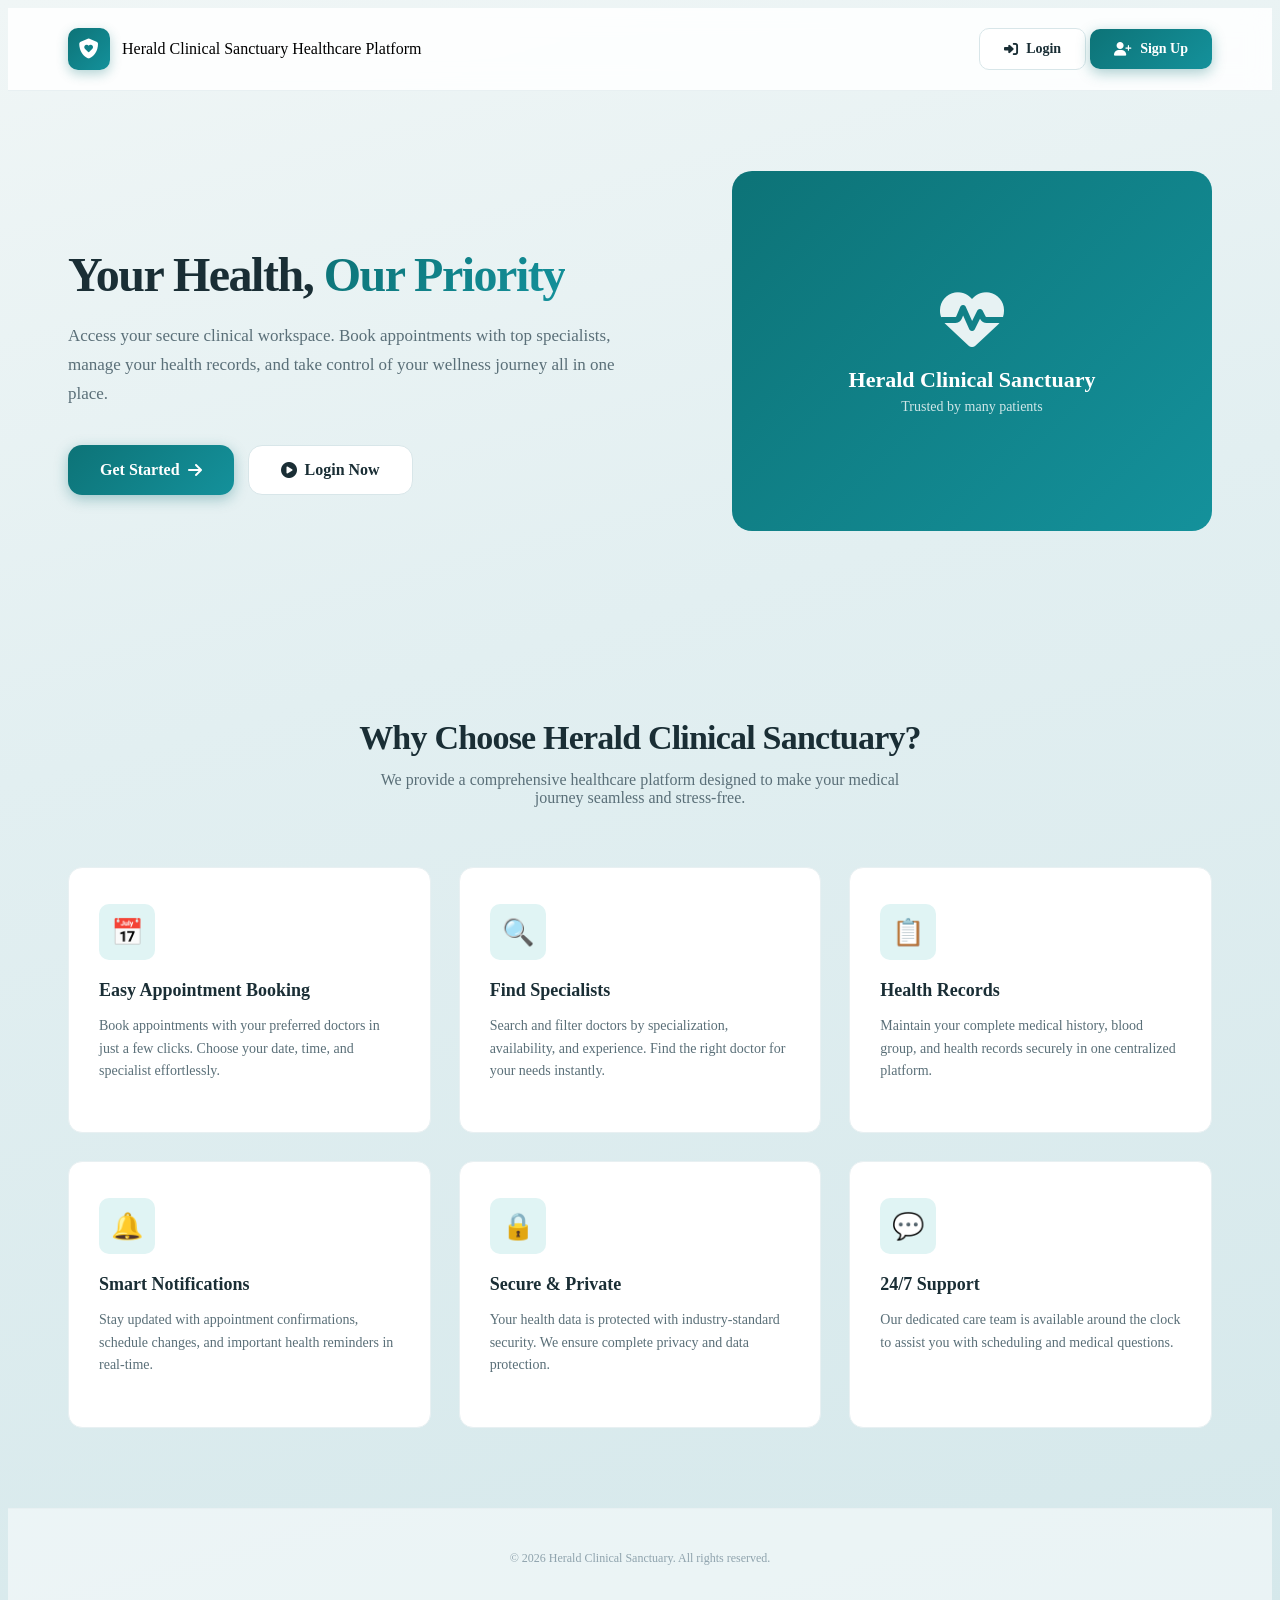
<file: frontend/html/index.html>
<!doctype html>
<html lang="en">
  <head>
    <meta charset="UTF-8" />
    <meta name="viewport" content="width=device-width, initial-scale=1.0" />
    <meta
      name="description"
      content="Herald Clinical Sanctuary - Your trusted healthcare appointment platform. Book appointments with top doctors easily and securely."
    />
    <title>Herald Clinical Sanctuary | Healthcare Appointment Platform</title>
    <link rel="stylesheet" href="../css/styles.css" />
    <link
      rel="stylesheet"
      href="https://cdnjs.cloudflare.com/ajax/libs/font-awesome/6.5.1/css/all.min.css"
    />
  </head>
  <body class="homepage">
    <!-- Navigation -->
    <nav class="homepage-nav" id="main-nav">
      <div class="logo">
        <div class="logo-icon">
          <i class="fas fa-shield-heart"></i>
        </div>
        <div class="logo-text">
          Herald Clinical Sanctuary
          <span>Healthcare Platform</span>
        </div>
      </div>
      <div class="nav-links">
        <a href="login.html" class="btn btn-secondary" id="nav-login-btn">
          <i class="fas fa-sign-in-alt"></i> Login
        </a>
        <a href="register.html" class="btn btn-primary" id="nav-signup-btn">
          <i class="fas fa-user-plus"></i> Sign Up
        </a>
      </div>
    </nav>

    <!-- Hero Section -->
    <section class="hero-section" id="hero">
      <div class="hero-content">
        <h1>Your Health, <span>Our Priority</span></h1>
        <p>
          Access your secure clinical workspace. Book appointments with top
          specialists, manage your health records, and take control of your
          wellness journey all in one place.
        </p>
        <div class="hero-buttons">
          <a
            href="register.html"
            class="btn btn-primary btn-lg"
            id="hero-get-started"
          >
            Get Started <i class="fas fa-arrow-right"></i>
          </a>
          <a href="login.html" class="btn btn-secondary btn-lg" id="hero-login">
            <i class="fas fa-play-circle"></i> Login Now
          </a>
        </div>
      </div>
      <div class="hero-image">
        <div class="hero-visual">
          <div class="hero-visual-frame">
            <div class="hero-visual-content">
              <i class="fas fa-heartbeat hero-visual-icon"></i>
              <div class="hero-visual-title">Herald Clinical Sanctuary</div>
              <div class="hero-visual-subtitle">Trusted by many patients</div>
            </div>
          </div>
        </div>
      </div>
    </section>

    <!-- Features Section -->
    <section class="features-section" id="features">
      <div class="section-header">
        <h2>Why Choose Herald Clinical Sanctuary?</h2>
        <p>
          We provide a comprehensive healthcare platform designed to make your
          medical journey seamless and stress-free.
        </p>
      </div>
      <div class="features-grid">
        <div class="feature-card" id="feature-booking">
          <div class="feature-icon">📅</div>
          <h3>Easy Appointment Booking</h3>
          <p>
            Book appointments with your preferred doctors in just a few clicks.
            Choose your date, time, and specialist effortlessly.
          </p>
        </div>
        <div class="feature-card" id="feature-search">
          <div class="feature-icon">🔍</div>
          <h3>Find Specialists</h3>
          <p>
            Search and filter doctors by specialization, availability, and
            experience. Find the right doctor for your needs instantly.
          </p>
        </div>
        <div class="feature-card" id="feature-records">
          <div class="feature-icon">📋</div>
          <h3>Health Records</h3>
          <p>
            Maintain your complete medical history, blood group, and health
            records securely in one centralized platform.
          </p>
        </div>
        <div class="feature-card" id="feature-notifications">
          <div class="feature-icon">🔔</div>
          <h3>Smart Notifications</h3>
          <p>
            Stay updated with appointment confirmations, schedule changes, and
            important health reminders in real-time.
          </p>
        </div>
        <div class="feature-card" id="feature-security">
          <div class="feature-icon">🔒</div>
          <h3>Secure & Private</h3>
          <p>
            Your health data is protected with industry-standard security. We
            ensure complete privacy and data protection.
          </p>
        </div>
        <div class="feature-card" id="feature-support">
          <div class="feature-icon">💬</div>
          <h3>24/7 Support</h3>
          <p>
            Our dedicated care team is available around the clock to assist you
            with scheduling and medical questions.
          </p>
        </div>
      </div>
    </section>

    <!-- Footer -->
    <footer class="homepage-footer" id="footer">
      <p>&copy; 2026 Herald Clinical Sanctuary. All rights reserved.</p>
    </footer>

    <div class="toast-container" id="toast-container"></div>

    <script src="../js/utils.js"></script>
    <script src="../js/main.js"></script>
  </body>
</html>
</file>
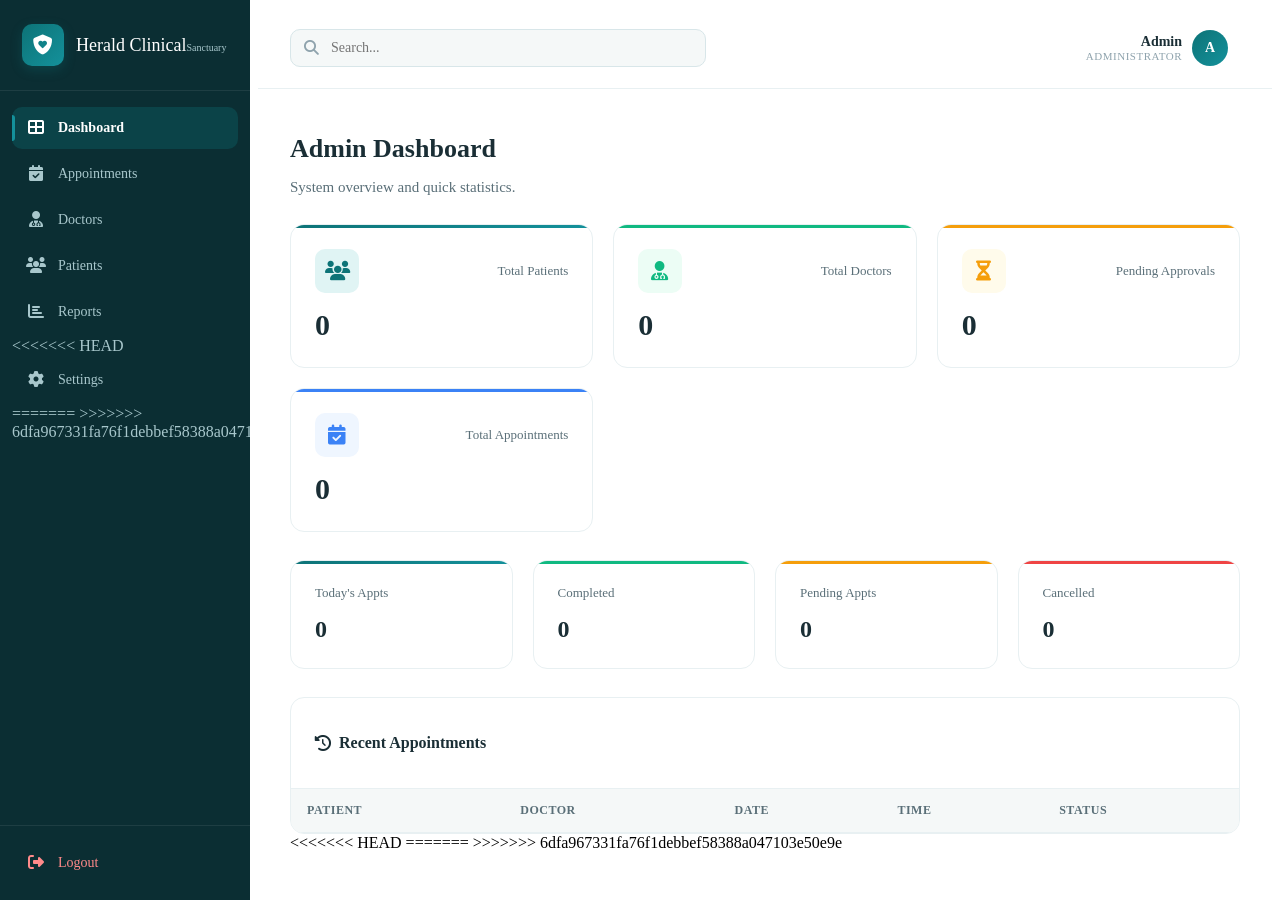
<file: frontend/html/admin.html>
<!doctype html>
<html lang="en">
  <head>
    <meta charset="UTF-8" />
    <meta name="viewport" content="width=device-width, initial-scale=1.0" />
    <meta
      name="description"
      content="Admin Dashboard - Full system management and control."
    />
    <title>Admin Dashboard | Herald Clinical Sanctuary</title>
    <link rel="stylesheet" href="../css/styles.css" />
    <link rel="stylesheet" href="../css/dashboard.css" />
    <link
      rel="stylesheet"
      href="https://cdnjs.cloudflare.com/ajax/libs/font-awesome/6.5.1/css/all.min.css"
    />
  </head>
  <body>
    <div class="dashboard-layout">
      <div class="sidebar-overlay" id="sidebar-overlay"></div>

      <!-- Sidebar -->
      <aside class="sidebar" id="sidebar">
        <div class="sidebar-header">
          <div class="logo">
            <div class="logo-icon"><i class="fas fa-shield-heart"></i></div>
            <div class="logo-text">Herald Clinical<span>Sanctuary</span></div>
          </div>
        </div>
        <nav class="sidebar-nav">
          <a
            href="#"
            class="nav-item active"
            data-section="dashboard"
            id="nav-dashboard"
          >
            <span class="nav-icon"><i class="fas fa-th-large"></i></span>
            Dashboard
          </a>
          <a
            href="#"
            class="nav-item"
            data-section="appointments"
            id="nav-appointments"
          >
            <span class="nav-icon"><i class="fas fa-calendar-check"></i></span>
            Appointments
          </a>
          <a href="#" class="nav-item" data-section="doctors" id="nav-doctors">
            <span class="nav-icon"><i class="fas fa-user-md"></i></span> Doctors
            <span class="nav-badge is-hidden" id="pending-doc-badge">0</span>
          </a>
          <a
            href="#"
            class="nav-item"
            data-section="patients"
            id="nav-patients"
          >
            <span class="nav-icon"><i class="fas fa-users"></i></span> Patients
          </a>
          <a href="#" class="nav-item" data-section="reports" id="nav-reports">
            <span class="nav-icon"><i class="fas fa-chart-bar"></i></span>
            Reports
          </a>
<<<<<<< HEAD
          <a
            href="#"
            class="nav-item"
            data-section="settings"
            id="nav-settings"
          >
            <span class="nav-icon"><i class="fas fa-cog"></i></span> Settings
          </a>
=======
>>>>>>> 6dfa967331fa76f1debbef58388a047103e50e9e
        </nav>
        <div class="sidebar-footer">
          <a href="#" class="nav-item" id="logout-btn">
            <span class="nav-icon"><i class="fas fa-sign-out-alt"></i></span>
            Logout
          </a>
        </div>
      </aside>

      <!-- Main Content -->
      <div class="main-content">
        <header class="topbar">
          <div class="topbar-left">
            <button class="mobile-toggle" id="mobile-toggle">
              <i class="fas fa-bars"></i>
            </button>
            <div class="search-bar">
              <span class="search-icon"><i class="fas fa-search"></i></span>
              <input type="text" placeholder="Search..." id="global-search" />
            </div>
          </div>
          <div class="topbar-right">
            <div class="user-info">
              <div class="user-details">
                <div class="user-name" id="topbar-name">Admin</div>
                <div class="user-role">ADMINISTRATOR</div>
              </div>
              <div class="user-avatar">A</div>
            </div>
          </div>
        </header>

        <div class="page-content">
          <!-- ===== DASHBOARD ===== -->
          <div class="content-section active" id="section-dashboard">
            <div class="page-header">
              <h1>Admin Dashboard</h1>
              <p>System overview and quick statistics.</p>
            </div>

            <div class="stats-grid">
              <div class="stat-card primary">
                <div class="stat-header">
                  <div class="stat-icon"><i class="fas fa-users"></i></div>
                  <span class="stat-label">Total Patients</span>
                </div>
                <div class="stat-value" id="stat-patients">0</div>
              </div>
              <div class="stat-card success">
                <div class="stat-header">
                  <div class="stat-icon"><i class="fas fa-user-md"></i></div>
                  <span class="stat-label">Total Doctors</span>
                </div>
                <div class="stat-value" id="stat-doctors">0</div>
              </div>
              <div class="stat-card warning">
                <div class="stat-header">
                  <div class="stat-icon">
                    <i class="fas fa-hourglass-half"></i>
                  </div>
                  <span class="stat-label">Pending Approvals</span>
                </div>
                <div class="stat-value" id="stat-pending-docs">0</div>
              </div>
              <div class="stat-card info">
                <div class="stat-header">
                  <div class="stat-icon">
                    <i class="fas fa-calendar-check"></i>
                  </div>
                  <span class="stat-label">Total Appointments</span>
                </div>
                <div class="stat-value" id="stat-appointments">0</div>
              </div>
            </div>

            <div class="stats-grid stats-grid-compact">
              <div class="stat-card primary">
                <div class="stat-header">
                  <span class="stat-label">Today's Appts</span>
                </div>
                <div class="stat-value stat-value-compact" id="stat-today">
                  0
                </div>
              </div>
              <div class="stat-card success">
                <div class="stat-header">
                  <span class="stat-label">Completed</span>
                </div>
                <div class="stat-value stat-value-compact" id="stat-completed">
                  0
                </div>
              </div>
              <div class="stat-card warning">
                <div class="stat-header">
                  <span class="stat-label">Pending Appts</span>
                </div>
                <div
                  class="stat-value stat-value-compact"
                  id="stat-pending-appts"
                >
                  0
                </div>
              </div>
              <div class="stat-card danger">
                <div class="stat-header">
                  <span class="stat-label">Cancelled</span>
                </div>
                <div class="stat-value stat-value-compact" id="stat-cancelled">
                  0
                </div>
              </div>
            </div>

            <div class="card">
              <div class="card-header">
                <h3><i class="fas fa-history"></i> Recent Appointments</h3>
              </div>
              <div class="card-body card-body-flush">
                <div class="table-wrapper">
                  <table class="data-table">
                    <thead>
                      <tr>
                        <th>Patient</th>
                        <th>Doctor</th>
                        <th>Date</th>
                        <th>Time</th>
                        <th>Status</th>
                      </tr>
                    </thead>
                    <tbody id="recent-appts-tbody"></tbody>
                  </table>
                </div>
              </div>
            </div>
          </div>

          <!-- ===== APPOINTMENTS ===== -->
          <div class="content-section" id="section-appointments">
            <div class="page-header">
              <h1>All Appointments</h1>
              <p>Monitor and manage all system appointments.</p>
            </div>

            <div class="tabs">
              <button class="tab-btn active" data-tab="all">All</button>
              <button class="tab-btn" data-tab="pending">Pending</button>
              <button class="tab-btn" data-tab="approved">Approved</button>
              <button class="tab-btn" data-tab="completed">Completed</button>
              <button class="tab-btn" data-tab="cancelled">Cancelled</button>
            </div>

            <div class="card">
              <div class="card-body card-body-flush">
                <div class="table-wrapper">
                  <table class="data-table">
                    <thead>
                      <tr>
                        <th>ID</th>
                        <th>Patient</th>
                        <th>Doctor</th>
                        <th>Date</th>
                        <th>Time</th>
                        <th>Status</th>
                        <th>Actions</th>
                      </tr>
                    </thead>
                    <tbody id="all-appts-tbody"></tbody>
                  </table>
                </div>
              </div>
            </div>
          </div>

          <!-- ===== DOCTORS ===== -->
          <div class="content-section" id="section-doctors">
            <div class="page-header">
              <h1>Manage Doctors</h1>
              <p>Approve, reject, or delete doctor accounts.</p>
            </div>

            <div class="tabs">
              <button class="tab-btn active" data-tab="all-docs">
                All Doctors
              </button>
              <button class="tab-btn" data-tab="pending-docs">
                Pending Approval
              </button>
              <button class="tab-btn" data-tab="approved-docs">Approved</button>
            </div>

            <div class="card">
              <div class="card-body card-body-flush">
                <div class="table-wrapper">
                  <table class="data-table">
                    <thead>
                      <tr>
                        <th>Photo</th>
                        <th>Name</th>
                        <th>Email</th>
                        <th>Specialization</th>
<<<<<<< HEAD
                        <th>Experience</th>
                        <th>Status</th>
=======
                        <th>NMC</th>
                        <th>Experience</th>
                        <th>Approval</th>
                        <th>Active</th>
>>>>>>> 6dfa967331fa76f1debbef58388a047103e50e9e
                        <th>Actions</th>
                      </tr>
                    </thead>
                    <tbody id="doctors-tbody"></tbody>
                  </table>
                </div>
              </div>
            </div>
          </div>

          <!-- ===== PATIENTS ===== -->
          <div class="content-section" id="section-patients">
            <div class="page-header">
              <h1>Manage Patients</h1>
              <p>View and manage all patient accounts.</p>
            </div>

            <div class="card">
              <div class="card-body card-body-flush">
                <div class="table-wrapper">
                  <table class="data-table">
                    <thead>
                      <tr>
                        <th>Name</th>
                        <th>Email</th>
                        <th>Phone</th>
                        <th>Age</th>
                        <th>Gender</th>
                        <th>Status</th>
                        <th>Actions</th>
                      </tr>
                    </thead>
                    <tbody id="patients-tbody"></tbody>
                  </table>
                </div>
              </div>
            </div>
          </div>

          <!-- ===== REPORTS ===== -->
          <div class="content-section" id="section-reports">
            <div class="page-header">
              <h1>Reports & Analytics</h1>
              <p>View system statistics and performance reports.</p>
            </div>

            <div class="grid-2">
              <div class="card">
                <div class="card-header">
                  <h3>
                    <i class="fas fa-chart-line"></i> Monthly Appointment Trends
                  </h3>
                </div>
                <div class="card-body">
                  <div class="table-wrapper">
                    <table class="data-table">
                      <thead>
                        <tr>
                          <th>Month</th>
                          <th>Total</th>
                          <th>Completed</th>
                          <th>Cancelled</th>
                        </tr>
                      </thead>
                      <tbody id="monthly-stats-tbody"></tbody>
                    </table>
                  </div>
                </div>
              </div>
              <div class="card">
                <div class="card-header">
                  <h3><i class="fas fa-trophy"></i> Top Doctors</h3>
                </div>
                <div class="card-body">
                  <div class="table-wrapper">
                    <table class="data-table">
                      <thead>
                        <tr>
                          <th>Doctor</th>
                          <th>Specialization</th>
                          <th>Appointments</th>
                          <th>Completed</th>
                        </tr>
                      </thead>
                      <tbody id="top-doctors-tbody"></tbody>
                    </table>
                  </div>
                </div>
              </div>
            </div>

            <div class="card mt-24">
              <div class="card-header">
                <h3>
                  <i class="fas fa-sitemap"></i> Specialization Distribution
                </h3>
              </div>
              <div class="card-body">
                <div id="specialization-chart" class="report-chart"></div>
              </div>
            </div>
          </div>

<<<<<<< HEAD
          <!-- ===== SETTINGS ===== -->
          <div class="content-section" id="section-settings">
            <div class="page-header">
              <h1>System Settings</h1>
              <p>Configure system-wide settings.</p>
            </div>

            <div class="card">
              <div class="card-header">
                <h3><i class="fas fa-cog"></i> General Settings</h3>
              </div>
              <div class="card-body">
                <form id="settings-form">
                  <div class="profile-form-grid">
                    <div class="form-group">
                      <label for="setting-site-name">Site Name</label>
                      <input
                        type="text"
                        id="setting-site-name"
                        placeholder="Herald Clinical Sanctuary"
                      />
                    </div>
                    <div class="form-group">
                      <label for="setting-appointment-duration"
                        >Appointment Duration (min)</label
                      >
                      <input
                        type="number"
                        id="setting-appointment-duration"
                        placeholder="30"
                        min="10"
                      />
                    </div>
                    <div class="form-group">
                      <label for="setting-max-appointments"
                        >Max Appointments Per Day</label
                      >
                      <input
                        type="number"
                        id="setting-max-appointments"
                        placeholder="20"
                        min="1"
                      />
                    </div>
                    <div class="form-group">
                      <label for="setting-working-start"
                        >Working Hours Start</label
                      >
                      <input
                        type="time"
                        id="setting-working-start"
                        value="09:00"
                      />
                    </div>
                    <div class="form-group">
                      <label for="setting-working-end">Working Hours End</label>
                      <input
                        type="time"
                        id="setting-working-end"
                        value="17:00"
                      />
                    </div>
                    <div class="form-group full-width">
                      <label for="setting-site-desc">Site Description</label>
                      <textarea
                        id="setting-site-desc"
                        rows="3"
                        placeholder="Your trusted healthcare platform..."
                      ></textarea>
                    </div>
                  </div>
                  <div class="mt-24">
                    <button
                      type="submit"
                      class="btn btn-primary"
                      id="save-settings-btn"
                    >
                      <i class="fas fa-save"></i> Save Settings
                    </button>
                  </div>
                </form>
              </div>
            </div>
          </div>
=======
>>>>>>> 6dfa967331fa76f1debbef58388a047103e50e9e
        </div>
      </div>
    </div>

    <div class="toast-container" id="toast-container"></div>

    <script src="../js/utils.js"></script>
    <script src="../js/admin.js"></script>
  </body>
</html>
</file>
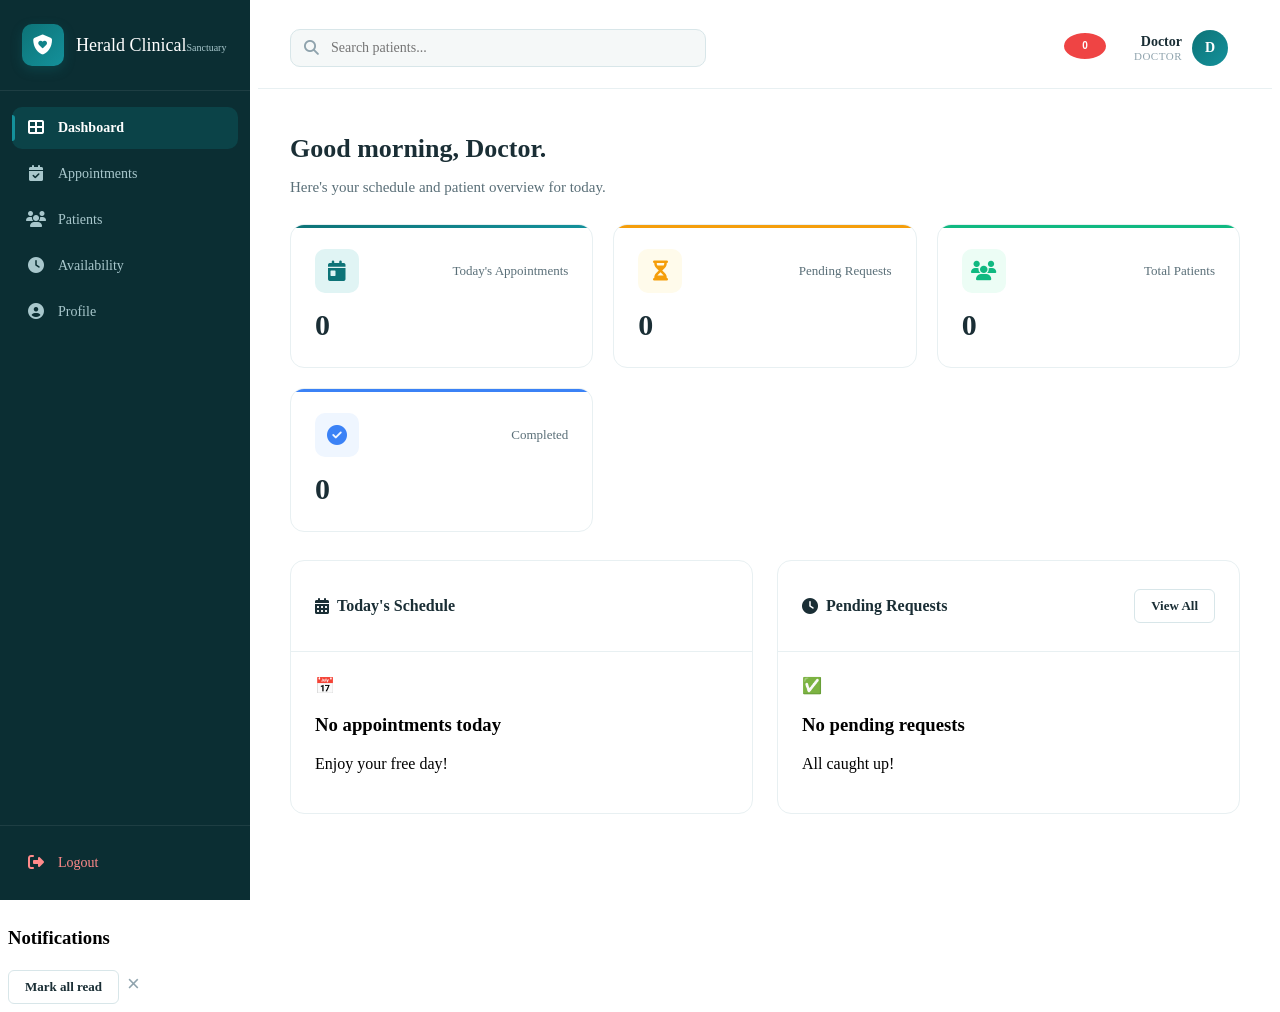
<file: frontend/html/doctor.html>
<!doctype html>
<html lang="en">
  <head>
    <meta charset="UTF-8" />
    <meta name="viewport" content="width=device-width, initial-scale=1.0" />
    <meta
      name="description"
      content="Doctor Dashboard - Manage your appointments, patients, and availability."
    />
    <title>Doctor Dashboard | Herald Clinical Sanctuary</title>
    <link rel="stylesheet" href="../css/styles.css" />
    <link rel="stylesheet" href="../css/dashboard.css" />
    <link
      rel="stylesheet"
      href="https://cdnjs.cloudflare.com/ajax/libs/font-awesome/6.5.1/css/all.min.css"
    />
  </head>
  <body>
    <div class="dashboard-layout">
      <div class="sidebar-overlay" id="sidebar-overlay"></div>

      <!-- Sidebar -->
      <aside class="sidebar" id="sidebar">
        <div class="sidebar-header">
          <div class="logo">
            <div class="logo-icon"><i class="fas fa-shield-heart"></i></div>
            <div class="logo-text">Herald Clinical<span>Sanctuary</span></div>
          </div>
        </div>
        <nav class="sidebar-nav">
          <a
            href="#"
            class="nav-item active"
            data-section="dashboard"
            id="nav-dashboard"
          >
            <span class="nav-icon"><i class="fas fa-th-large"></i></span>
            Dashboard
          </a>
          <a
            href="#"
            class="nav-item"
            data-section="appointments"
            id="nav-appointments"
          >
            <span class="nav-icon"><i class="fas fa-calendar-check"></i></span>
            Appointments
            <span class="nav-badge is-hidden" id="pending-badge">0</span>
          </a>
          <a
            href="#"
            class="nav-item"
            data-section="patients"
            id="nav-patients"
          >
            <span class="nav-icon"><i class="fas fa-users"></i></span> Patients
          </a>
          <a
            href="#"
            class="nav-item"
            data-section="availability"
            id="nav-availability"
          >
            <span class="nav-icon"><i class="fas fa-clock"></i></span>
            Availability
          </a>
          <a href="#" class="nav-item" data-section="profile" id="nav-profile">
            <span class="nav-icon"><i class="fas fa-user-circle"></i></span>
            Profile
          </a>
        </nav>
        <div class="sidebar-footer">
          <a href="#" class="nav-item" id="logout-btn">
            <span class="nav-icon"><i class="fas fa-sign-out-alt"></i></span>
            Logout
          </a>
        </div>
      </aside>

      <!-- Main Content -->
      <div class="main-content">
        <header class="topbar">
          <div class="topbar-left">
            <button class="mobile-toggle" id="mobile-toggle">
              <i class="fas fa-bars"></i>
            </button>
            <div class="search-bar">
              <span class="search-icon"><i class="fas fa-search"></i></span>
              <input
                type="text"
                placeholder="Search patients..."
                id="global-search"
              />
            </div>
          </div>
          <div class="topbar-right">
            <button class="notification-btn" id="notification-btn">
              <i class="fas fa-bell"></i>
              <span class="badge is-hidden" id="notif-count">0</span>
            </button>
            <div class="user-info" id="user-info-display">
              <div class="user-details">
                <div class="user-name" id="topbar-name">Doctor</div>
                <div class="user-role">DOCTOR</div>
              </div>
              <div class="user-avatar" id="topbar-avatar">D</div>
            </div>
          </div>
        </header>

        <div class="page-content">
          <!-- ===== DASHBOARD ===== -->
          <div class="content-section active" id="section-dashboard">
            <div class="page-header">
              <h1 id="greeting-text">Good morning, Doctor.</h1>
              <p>Here's your schedule and patient overview for today.</p>
            </div>

            <div class="stats-grid">
              <div class="stat-card primary">
                <div class="stat-header">
                  <div class="stat-icon">
                    <i class="fas fa-calendar-day"></i>
                  </div>
                  <span class="stat-label">Today's Appointments</span>
                </div>
                <div class="stat-value" id="stat-today">0</div>
              </div>
              <div class="stat-card warning">
                <div class="stat-header">
                  <div class="stat-icon">
                    <i class="fas fa-hourglass-half"></i>
                  </div>
                  <span class="stat-label">Pending Requests</span>
                </div>
                <div class="stat-value" id="stat-pending">0</div>
              </div>
              <div class="stat-card success">
                <div class="stat-header">
                  <div class="stat-icon"><i class="fas fa-users"></i></div>
                  <span class="stat-label">Total Patients</span>
                </div>
                <div class="stat-value" id="stat-patients">0</div>
              </div>
              <div class="stat-card info">
                <div class="stat-header">
                  <div class="stat-icon">
                    <i class="fas fa-check-circle"></i>
                  </div>
                  <span class="stat-label">Completed</span>
                </div>
                <div class="stat-value" id="stat-completed">0</div>
              </div>
            </div>

            <div class="grid-2">
              <div class="card">
                <div class="card-header">
                  <h3><i class="fas fa-calendar-alt"></i> Today's Schedule</h3>
                </div>
                <div class="card-body">
                  <div class="appointment-list" id="today-schedule">
                    <div class="empty-state">
                      <div class="empty-icon">📅</div>
                      <h3>No appointments today</h3>
                      <p>Enjoy your free day!</p>
                    </div>
                  </div>
                </div>
              </div>
              <div class="card">
                <div class="card-header">
                  <h3><i class="fas fa-clock"></i> Pending Requests</h3>
                  <a
                    href="#"
                    class="btn btn-sm btn-secondary"
                    data-nav="appointments"
                    >View All</a
                  >
                </div>
                <div class="card-body">
                  <div class="appointment-list" id="pending-requests">
                    <div class="empty-state">
                      <div class="empty-icon">✅</div>
                      <h3>No pending requests</h3>
                      <p>All caught up!</p>
                    </div>
                  </div>
                </div>
              </div>
            </div>
          </div>

          <!-- ===== APPOINTMENTS ===== -->
          <div class="content-section" id="section-appointments">
            <div class="page-header">
              <h1>Appointments</h1>
              <p>Manage all your patient appointments.</p>
            </div>

            <div class="tabs">
              <button class="tab-btn active" data-tab="all" id="tab-all">
                All
              </button>
              <button class="tab-btn" data-tab="pending" id="tab-pending">
                Pending
              </button>
              <button class="tab-btn" data-tab="approved" id="tab-approved">
                Approved
              </button>
              <button class="tab-btn" data-tab="completed" id="tab-completed">
                Completed
              </button>
              <button class="tab-btn" data-tab="cancelled" id="tab-cancelled">
                Cancelled
              </button>
            </div>

            <div class="card">
              <div class="card-body card-body-flush">
                <div class="table-wrapper">
                  <table class="data-table" id="appointments-table">
                    <thead>
                      <tr>
                        <th>Patient</th>
                        <th>Date</th>
                        <th>Time</th>
                        <th>Status</th>
                        <th>Reason</th>
                        <th>Actions</th>
                      </tr>
                    </thead>
                    <tbody id="appointments-tbody">
                      <tr>
                        <td colspan="6" class="loading-overlay">
                          <div class="loader"></div>
                        </td>
                      </tr>
                    </tbody>
                  </table>
                </div>
              </div>
            </div>
          </div>

          <!-- ===== PATIENTS ===== -->
          <div class="content-section" id="section-patients">
            <div class="page-header">
              <h1>My Patients</h1>
              <p>View details of patients who have visited you.</p>
            </div>

            <div class="card">
              <div class="card-body card-body-flush">
                <div class="table-wrapper">
                  <table class="data-table" id="patients-table">
                    <thead>
                      <tr>
                        <th>Name</th>
                        <th>Email</th>
                        <th>Phone</th>
                        <th>Age</th>
                        <th>Gender</th>
                        <th>Blood Group</th>
                      </tr>
                    </thead>
                    <tbody id="patients-tbody">
                      <tr>
                        <td colspan="6" class="loading-overlay">
                          <div class="loader"></div>
                        </td>
                      </tr>
                    </tbody>
                  </table>
                </div>
              </div>
            </div>
          </div>

          <!-- ===== AVAILABILITY ===== -->
          <div class="content-section" id="section-availability">
            <div class="page-header">
              <h1>Set Availability</h1>
              <p>
                Configure your weekly schedule so patients can book
                appointments.
              </p>
            </div>

            <div class="card">
              <div class="card-header">
                <h3><i class="fas fa-clock"></i> Weekly Schedule</h3>
              </div>
              <div class="card-body">
                <form id="availability-form">
                  <div class="schedule-grid" id="schedule-grid">
                    <!-- Populated via JS -->
                  </div>
                  <div class="mt-24">
                    <button
                      type="submit"
                      class="btn btn-primary"
                      id="save-availability-btn"
                    >
                      <i class="fas fa-save"></i> Save Schedule
                    </button>
                  </div>
                </form>
              </div>
            </div>
          </div>

          <!-- ===== PROFILE ===== -->
          <div class="content-section" id="section-profile">
            <div class="page-header">
              <h1>Doctor Profile</h1>
              <p>Manage your profile information and photo.</p>
            </div>

            <div class="profile-header" id="profile-header-display">
              <div class="profile-avatar" id="profile-avatar-display">
                <span id="profile-initials">D</span>
                <div class="photo-upload-overlay" id="photo-upload-trigger">
                  <i class="fas fa-camera"></i> Change
                </div>
              </div>
              <div class="profile-info">
                <h2 id="profile-name-display">Doctor Name</h2>
                <p id="profile-email-display">doctor@example.com</p>
                <span
                  class="badge badge-approved profile-status-badge"
                  id="profile-status-badge"
                ></span>
              </div>
              <input
                type="file"
                id="photo-upload-input"
                class="file-input-hidden"
                accept="image/*"
              />
            </div>

            <div class="card">
              <div class="card-header">
                <h3><i class="fas fa-edit"></i> Edit Profile</h3>
              </div>
              <div class="card-body">
                <form id="doctor-profile-form">
                  <div class="profile-form-grid">
                    <div class="form-group">
                      <label for="doc-name">Full Name</label>
                      <input
                        type="text"
                        id="doc-name"
                        placeholder="Dr. John Smith"
                      />
                    </div>
                    <div class="form-group">
                      <label for="doc-phone">Phone</label>
                      <input
                        type="tel"
                        id="doc-phone"
                        placeholder="+1 234 567 890"
                      />
                    </div>
                    <div class="form-group">
                      <label for="doc-specialization">Specialization</label>
                      <select id="doc-specialization">
                        <option value="">Select</option>
                        <option value="General Physician">
                          General Physician
                        </option>
                        <option value="Cardiologist">Cardiologist</option>
                        <option value="Dermatologist">Dermatologist</option>
                        <option value="Neurologist">Neurologist</option>
                        <option value="Orthopedic">Orthopedic</option>
                        <option value="Pediatrician">Pediatrician</option>
                        <option value="Psychiatrist">Psychiatrist</option>
                        <option value="Gynecologist">Gynecologist</option>
                        <option value="Ophthalmologist">Ophthalmologist</option>
                        <option value="ENT Specialist">ENT Specialist</option>
                        <option value="Dentist">Dentist</option>
                        <option value="Urologist">Urologist</option>
                        <option value="Oncologist">Oncologist</option>
                        <option value="Endocrinologist">Endocrinologist</option>
                        <option value="Gastroenterologist">
                          Gastroenterologist
                        </option>
                      </select>
                    </div>
                    <div class="form-group">
                      <label for="doc-qualification">Qualification</label>
                      <input
                        type="text"
                        id="doc-qualification"
                        placeholder="MBBS, MD"
                      />
                    </div>
                    <div class="form-group">
                      <label for="doc-nmc">NMC Number</label>
                      <input
                        type="text"
                        id="doc-nmc"
                        placeholder="12345"
                      />
                    </div>
                    <div class="form-group">
                      <label for="doc-experience">Experience (years)</label>
                      <input
                        type="number"
                        id="doc-experience"
                        placeholder="5"
                        min="0"
                      />
                    </div>
                    <div class="form-group">
                      <label for="doc-fee">Consultation Fee (Rs)</label>
                      <input
                        type="number"
                        id="doc-fee"
                        placeholder="100"
                        min="0"
                        step="0.01"
                      />
                    </div>
                    <div class="form-group full-width">
                      <label for="doc-bio">Bio</label>
                      <textarea
                        id="doc-bio"
                        rows="4"
                        placeholder="Write a short bio about yourself..."
                      ></textarea>
                    </div>
                  </div>
                  <div class="action-row">
                    <button
                      type="submit"
                      class="btn btn-primary"
                      id="save-doc-profile-btn"
                    >
                      <i class="fas fa-save"></i> Save Profile
                    </button>
                  </div>
                </form>
              </div>
            </div>
          </div>
        </div>
      </div>
    </div>

    <!-- Notification Panel -->
    <div class="notification-panel" id="notification-panel">
      <div class="notification-panel-header">
        <h3>Notifications</h3>
        <div>
          <button class="btn btn-sm btn-secondary" id="mark-all-read-btn">
            Mark all read
          </button>
          <button class="modal-close" id="close-notif-panel">&times;</button>
        </div>
      </div>
      <div class="notification-list" id="notification-list"></div>
    </div>

    <div class="toast-container" id="toast-container"></div>

    <script src="../js/utils.js"></script>
    <script src="../js/doctor.js"></script>
  </body>
</html>
</file>
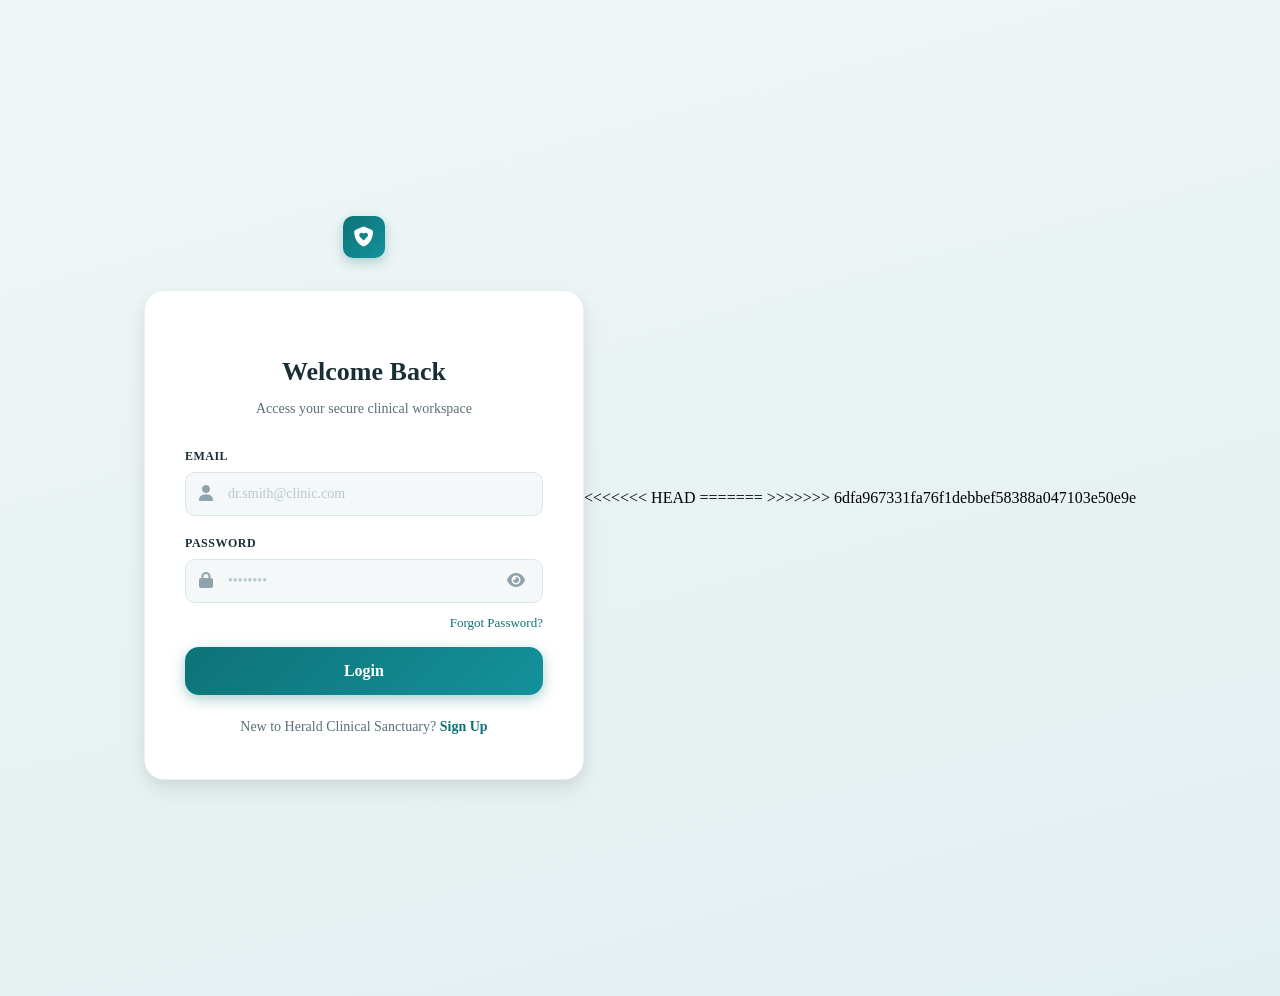
<file: frontend/html/login.html>
<!doctype html>
<html lang="en">
  <head>
    <meta charset="UTF-8" />
    <meta name="viewport" content="width=device-width, initial-scale=1.0" />
    <meta
      name="description"
      content="Login to Herald Clinical Sanctuary - Access your secure clinical workspace."
    />
    <title>Login | Herald Clinical Sanctuary</title>
    <link rel="stylesheet" href="../css/styles.css" />
    <link
      rel="stylesheet"
      href="https://cdnjs.cloudflare.com/ajax/libs/font-awesome/6.5.1/css/all.min.css"
    />
  </head>
  <body class="auth-page">
    <div class="auth-container">
      <!-- Logo -->
      <div class="auth-logo">
        <a href="index.html" class="logo">
          <div class="logo-icon logo-icon-centered">
            <i class="fas fa-shield-heart"></i>
          </div>
        </a>
      </div>

      <!-- Login Card -->
      <div class="auth-card" id="login-card">
        <h2>Welcome Back</h2>
        <p class="subtitle">Access your secure clinical workspace</p>

        <form id="login-form" novalidate>
          <div class="form-group">
            <label for="login-email">Email</label>
            <div class="input-wrapper">
              <span class="input-icon"><i class="fas fa-user"></i></span>
              <input
                type="email"
                id="login-email"
                placeholder="dr.smith@clinic.com"
                required
                autocomplete="email"
              />
            </div>
            <div class="form-error" id="login-email-error"></div>
          </div>

          <div class="form-group">
            <label for="login-password">Password</label>
            <div class="input-wrapper">
              <span class="input-icon"><i class="fas fa-lock"></i></span>
              <input
                type="password"
                id="login-password"
                placeholder="••••••••"
                required
                autocomplete="current-password"
              />
              <button
                type="button"
                class="toggle-password"
                id="toggle-login-pw"
                aria-label="Toggle password visibility"
              >
                <i class="fas fa-eye"></i>
              </button>
            </div>
            <div class="form-error" id="login-password-error"></div>
          </div>

          <!-- Forgot Password Link -->
          <div class="forgot-password-link">
            <a href="#" id="forgot-password-link">Forgot Password?</a>
          </div>

          <button
            type="submit"
            class="btn btn-primary btn-full btn-lg"
            id="login-submit-btn"
          >
            Login
          </button>
        </form>

        <div class="auth-footer">
          New to Herald Clinical Sanctuary? <a href="register.html">Sign Up</a>
        </div>
      </div>

      <!-- Forgot Password Card (hidden by default) -->
      <div class="auth-card is-hidden" id="forgot-card">
        <h2>Forgot Password</h2>
<<<<<<< HEAD
        <p class="subtitle">Enter your email to receive a reset link</p>
=======
        <p class="subtitle">Enter your email to receive an OTP</p>
>>>>>>> 6dfa967331fa76f1debbef58388a047103e50e9e

        <form id="forgot-form" novalidate>
          <div class="form-group">
            <label for="forgot-email">Email Address</label>
            <div class="input-wrapper">
              <span class="input-icon"><i class="fas fa-envelope"></i></span>
              <input
                type="email"
                id="forgot-email"
                placeholder="your.email@example.com"
                required
                autocomplete="email"
              />
            </div>
            <div class="form-error" id="forgot-email-error"></div>
          </div>

          <button
            type="submit"
            class="btn btn-primary btn-full btn-lg"
            id="forgot-submit-btn"
          >
<<<<<<< HEAD
            Send Reset Link
          </button>
        </form>

        <!-- Area where the reset link will appear (for testing) -->
=======
            Send OTP
          </button>
        </form>

        <!-- Area where the OTP will appear (for testing without email) -->
>>>>>>> 6dfa967331fa76f1debbef58388a047103e50e9e
        <div id="reset-link-display" class="reset-link-display is-hidden"></div>

        <div class="auth-footer">
          Remember your password?
          <a href="#" id="back-to-login-link">Back to Login</a>
        </div>
      </div>
    </div>

    <div class="toast-container" id="toast-container"></div>

<<<<<<< HEAD
    <script src="../js/utils.js"></script>
    <script src="../js/auth.js"></script>
=======
    <script src="../js/utils.js?v=3"></script>
    <script src="../js/auth.js?v=3"></script>
>>>>>>> 6dfa967331fa76f1debbef58388a047103e50e9e
  </body>
</html>
</file>
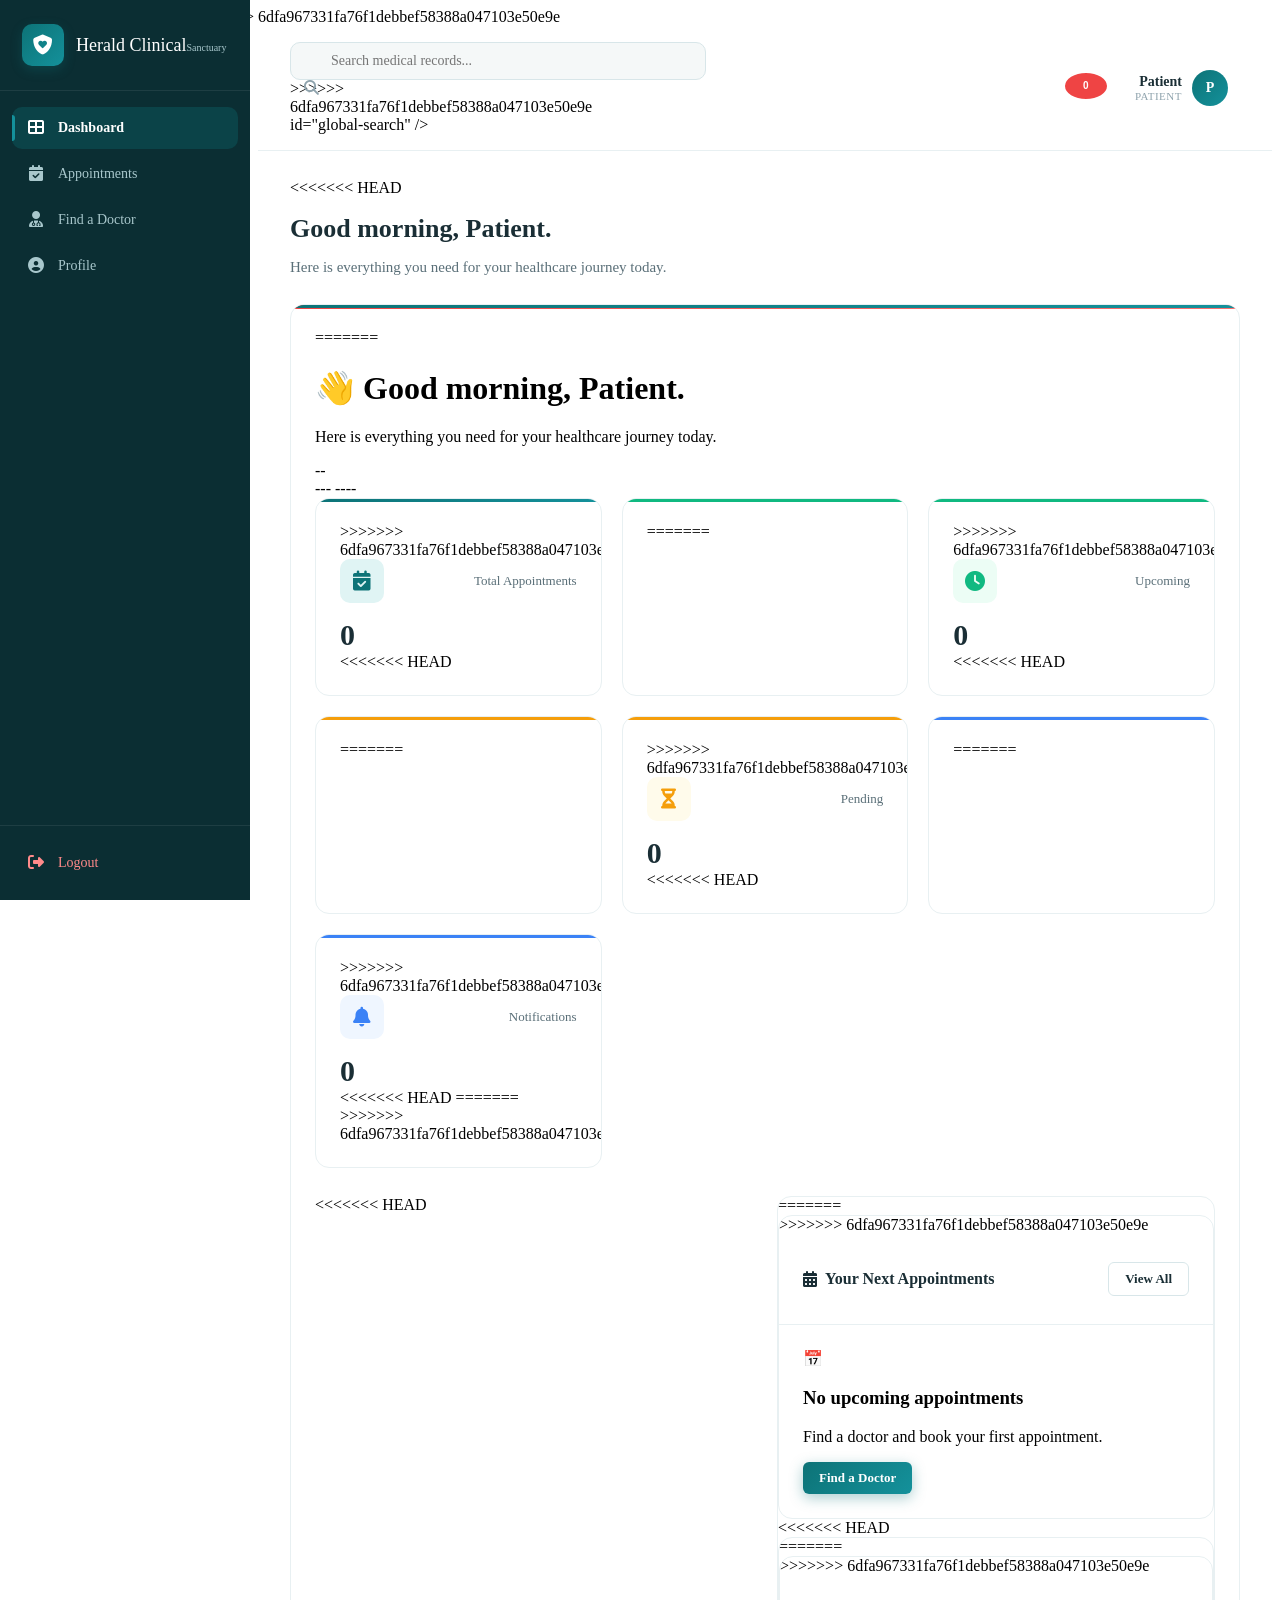
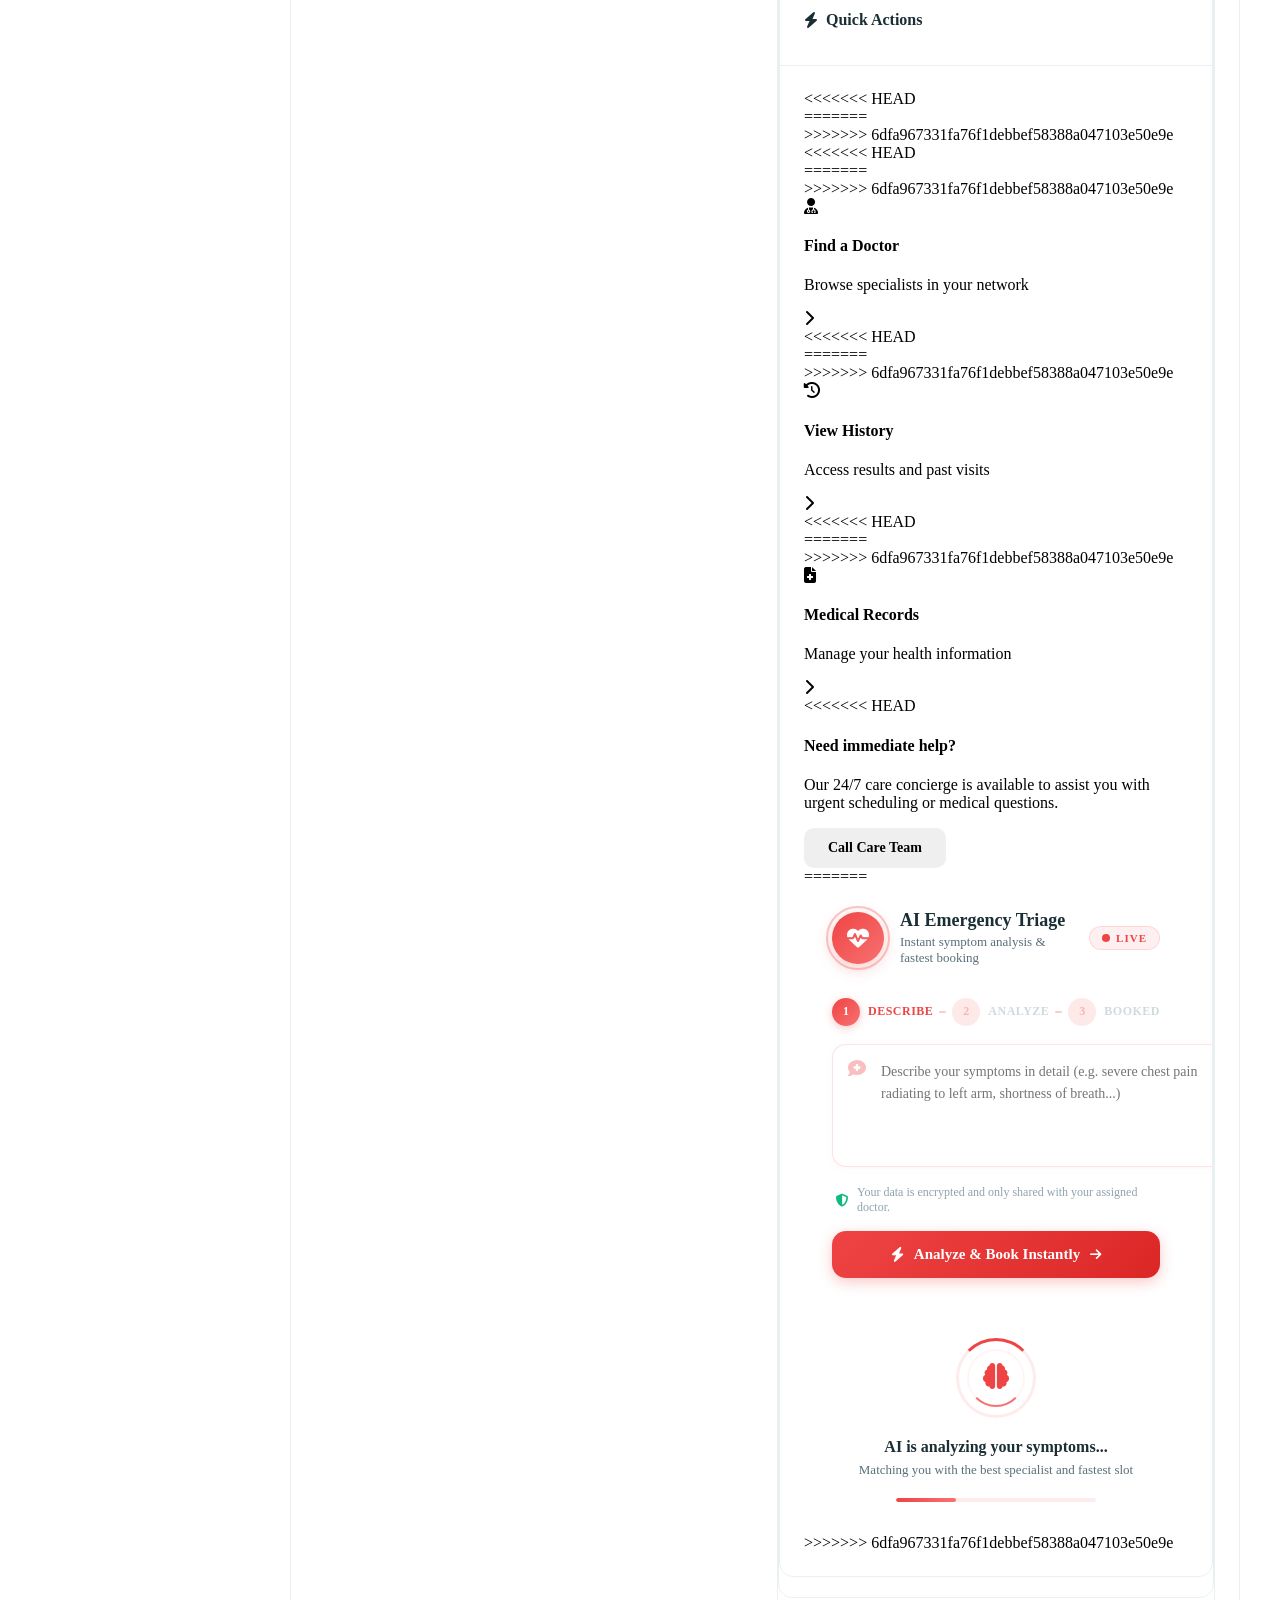
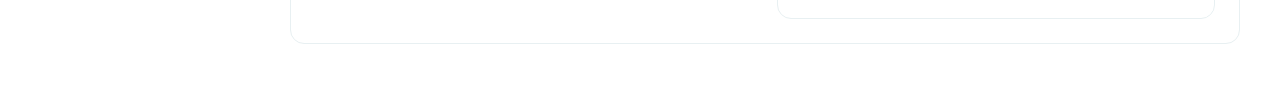
<file: frontend/html/patient.html>
<!doctype html>
<html lang="en">
  <head>
    <meta charset="UTF-8" />
    <meta name="viewport" content="width=device-width, initial-scale=1.0" />
    <meta
      name="description"
      content="Patient Dashboard - Manage your appointments and health records."
    />
    <title>Patient Dashboard | Herald Clinical Sanctuary</title>
    <link rel="stylesheet" href="../css/styles.css" />
    <link rel="stylesheet" href="../css/dashboard.css" />
    <link
      rel="stylesheet"
      href="https://cdnjs.cloudflare.com/ajax/libs/font-awesome/6.5.1/css/all.min.css"
    />
  </head>
<<<<<<< HEAD
=======

>>>>>>> 6dfa967331fa76f1debbef58388a047103e50e9e
  <body>
    <div class="dashboard-layout">
      <!-- Sidebar Overlay (mobile) -->
      <div class="sidebar-overlay" id="sidebar-overlay"></div>

      <!-- Sidebar -->
      <aside class="sidebar" id="sidebar">
        <div class="sidebar-header">
          <div class="logo">
            <div class="logo-icon"><i class="fas fa-shield-heart"></i></div>
            <div class="logo-text">Herald Clinical<span>Sanctuary</span></div>
          </div>
        </div>
        <nav class="sidebar-nav">
          <a
            href="#"
            class="nav-item active"
            data-section="dashboard"
            id="nav-dashboard"
          >
            <span class="nav-icon"><i class="fas fa-th-large"></i></span>
            Dashboard
          </a>
          <a
            href="#"
            class="nav-item"
            data-section="appointments"
            id="nav-appointments"
          >
            <span class="nav-icon"><i class="fas fa-calendar-check"></i></span>
            Appointments
            <span class="nav-badge is-hidden" id="pending-badge">0</span>
          </a>
          <a
            href="#"
            class="nav-item"
            data-section="find-doctor"
            id="nav-find-doctor"
          >
            <span class="nav-icon"><i class="fas fa-user-md"></i></span> Find a
            Doctor
          </a>
          <a href="#" class="nav-item" data-section="profile" id="nav-profile">
            <span class="nav-icon"><i class="fas fa-user-circle"></i></span>
            Profile
          </a>
        </nav>
        <div class="sidebar-footer">
          <a href="#" class="nav-item" id="logout-btn">
            <span class="nav-icon"><i class="fas fa-sign-out-alt"></i></span>
            Logout
          </a>
        </div>
      </aside>

      <!-- Main Content -->
      <div class="main-content">
        <!-- Top Bar -->
        <header class="topbar">
          <div class="topbar-left">
            <button class="mobile-toggle" id="mobile-toggle">
              <i class="fas fa-bars"></i>
            </button>
            <div class="search-bar">
              <span class="search-icon"><i class="fas fa-search"></i></span>
              <input
                type="text"
<<<<<<< HEAD
                placeholder="Search medical records..."
=======
                placeholder="Search Doctors..."
>>>>>>> 6dfa967331fa76f1debbef58388a047103e50e9e
                id="global-search"
              />
            </div>
          </div>
          <div class="topbar-right">
            <button class="notification-btn" id="notification-btn">
              <i class="fas fa-bell"></i>
              <span class="badge is-hidden" id="notif-count">0</span>
            </button>
            <div class="user-info" id="user-info-display">
              <div class="user-details">
                <div class="user-name" id="topbar-name">Patient</div>
                <div class="user-role">PATIENT</div>
              </div>
              <div class="user-avatar" id="topbar-avatar">P</div>
            </div>
          </div>
        </header>

        <!-- Page Content -->
        <div class="page-content">
          <!-- ===== DASHBOARD SECTION ===== -->
          <div class="content-section active" id="section-dashboard">
<<<<<<< HEAD
            <div class="page-header">
              <h1 id="greeting-text">Good morning, Patient.</h1>
              <p>
                Here is everything you need for your healthcare journey today.
              </p>
            </div>

            <div class="stats-grid">
              <div class="stat-card primary">
=======
            <!-- Welcome Banner -->
            <div class="welcome-banner" id="welcome-banner">
              <div class="welcome-banner-content">
                <div class="welcome-text">
                  <h1 id="greeting-text"><span class="welcome-wave">👋</span> Good morning, Patient.</h1>
                  <p class="welcome-subtitle">
                    Here is everything you need for your healthcare journey today.
                  </p>
                </div>
                <div class="welcome-date-widget">
                  <div class="date-widget-day" id="widget-day">--</div>
                  <div class="date-widget-details">
                    <span class="date-widget-month" id="widget-month">---</span>
                    <span class="date-widget-year" id="widget-year">----</span>
                  </div>
                </div>
              </div>
              <div class="welcome-banner-decoration">
                <div class="decoration-circle circle-1"></div>
                <div class="decoration-circle circle-2"></div>
                <div class="decoration-circle circle-3"></div>
              </div>
            </div>

            <!-- Stats Grid -->
            <div class="stats-grid enhanced-stats">
              <div class="stat-card primary" id="stat-card-total">
                <div class="stat-card-glow"></div>
>>>>>>> 6dfa967331fa76f1debbef58388a047103e50e9e
                <div class="stat-header">
                  <div class="stat-icon">
                    <i class="fas fa-calendar-check"></i>
                  </div>
                  <span class="stat-label">Total Appointments</span>
                </div>
                <div class="stat-value" id="stat-total">0</div>
<<<<<<< HEAD
              </div>
              <div class="stat-card success">
=======
                <div class="stat-card-bar"></div>
              </div>
              <div class="stat-card success" id="stat-card-upcoming">
                <div class="stat-card-glow"></div>
>>>>>>> 6dfa967331fa76f1debbef58388a047103e50e9e
                <div class="stat-header">
                  <div class="stat-icon"><i class="fas fa-clock"></i></div>
                  <span class="stat-label">Upcoming</span>
                </div>
                <div class="stat-value" id="stat-upcoming">0</div>
<<<<<<< HEAD
              </div>
              <div class="stat-card warning">
=======
                <div class="stat-card-bar"></div>
              </div>
              <div class="stat-card warning" id="stat-card-pending">
                <div class="stat-card-glow"></div>
>>>>>>> 6dfa967331fa76f1debbef58388a047103e50e9e
                <div class="stat-header">
                  <div class="stat-icon">
                    <i class="fas fa-hourglass-half"></i>
                  </div>
                  <span class="stat-label">Pending</span>
                </div>
                <div class="stat-value" id="stat-pending">0</div>
<<<<<<< HEAD
              </div>
              <div class="stat-card info">
=======
                <div class="stat-card-bar"></div>
              </div>
              <div class="stat-card info" id="stat-card-notifs">
                <div class="stat-card-glow"></div>
>>>>>>> 6dfa967331fa76f1debbef58388a047103e50e9e
                <div class="stat-header">
                  <div class="stat-icon"><i class="fas fa-bell"></i></div>
                  <span class="stat-label">Notifications</span>
                </div>
                <div class="stat-value" id="stat-notifs">0</div>
<<<<<<< HEAD
=======
                <div class="stat-card-bar"></div>
>>>>>>> 6dfa967331fa76f1debbef58388a047103e50e9e
              </div>
            </div>

            <div class="grid-2">
              <!-- Upcoming Appointments -->
<<<<<<< HEAD
              <div class="card">
=======
              <div class="card elevated-card">
>>>>>>> 6dfa967331fa76f1debbef58388a047103e50e9e
                <div class="card-header">
                  <h3>
                    <i class="fas fa-calendar-alt"></i> Your Next Appointments
                  </h3>
                  <a
                    href="#"
                    class="btn btn-sm btn-secondary"
                    data-nav="appointments"
                    >View All</a
                  >
                </div>
                <div class="card-body">
                  <div class="appointment-list" id="upcoming-list">
                    <div class="empty-state">
                      <div class="empty-icon">📅</div>
                      <h3>No upcoming appointments</h3>
                      <p>Find a doctor and book your first appointment.</p>
                      <a
                        href="#"
                        class="btn btn-primary btn-sm"
                        data-nav="find-doctor"
                        >Find a Doctor</a
                      >
                    </div>
                  </div>
                </div>
              </div>

<<<<<<< HEAD
              <!-- Quick Actions -->
              <div>
                <div class="card mb-20">
=======
              <!-- Right Column -->
              <div>
                <!-- Quick Actions -->
                <div class="card mb-20 elevated-card">
>>>>>>> 6dfa967331fa76f1debbef58388a047103e50e9e
                  <div class="card-header">
                    <h3><i class="fas fa-bolt"></i> Quick Actions</h3>
                  </div>
                  <div class="card-body">
<<<<<<< HEAD
                    <div class="quick-actions">
=======
                    <div class="quick-actions enhanced-quick-actions">
>>>>>>> 6dfa967331fa76f1debbef58388a047103e50e9e
                      <div
                        class="quick-action-item"
                        data-nav="find-doctor"
                        id="qa-find-doctor"
                      >
<<<<<<< HEAD
                        <div class="quick-action-icon">
=======
                        <div class="quick-action-icon qa-icon-doctor">
>>>>>>> 6dfa967331fa76f1debbef58388a047103e50e9e
                          <i class="fas fa-user-md"></i>
                        </div>
                        <div class="quick-action-text">
                          <h4>Find a Doctor</h4>
                          <p>Browse specialists in your network</p>
                        </div>
                        <span class="quick-action-arrow"
                          ><i class="fas fa-chevron-right"></i
                        ></span>
                      </div>
                      <div
                        class="quick-action-item"
                        data-nav="appointments"
                        id="qa-view-history"
                      >
<<<<<<< HEAD
                        <div class="quick-action-icon">
=======
                        <div class="quick-action-icon qa-icon-history">
>>>>>>> 6dfa967331fa76f1debbef58388a047103e50e9e
                          <i class="fas fa-history"></i>
                        </div>
                        <div class="quick-action-text">
                          <h4>View History</h4>
                          <p>Access results and past visits</p>
                        </div>
                        <span class="quick-action-arrow"
                          ><i class="fas fa-chevron-right"></i
                        ></span>
                      </div>
                      <div
                        class="quick-action-item"
                        data-nav="profile"
                        id="qa-profile"
                      >
<<<<<<< HEAD
                        <div class="quick-action-icon">
=======
                        <div class="quick-action-icon qa-icon-records">
>>>>>>> 6dfa967331fa76f1debbef58388a047103e50e9e
                          <i class="fas fa-file-medical"></i>
                        </div>
                        <div class="quick-action-text">
                          <h4>Medical Records</h4>
                          <p>Manage your health information</p>
                        </div>
                        <span class="quick-action-arrow"
                          ><i class="fas fa-chevron-right"></i
                        ></span>
                      </div>
                    </div>
                  </div>
                </div>
<<<<<<< HEAD
                <div class="help-card">
                  <h4>Need immediate help?</h4>
                  <p>
                    Our 24/7 care concierge is available to assist you with
                    urgent scheduling or medical questions.
                  </p>
                  <button class="btn">Call Care Team</button>
                </div>
=======

                <!-- AI Emergency Booking -->
                <div class="emergency-card mt-20 enhanced-emergency" id="ai-emergency-booking">
                  <!-- Animated top bar handled by CSS -->
                  <div class="emergency-hero">
                    <div class="emergency-icon-ring">
                      <div class="emergency-icon-ring-pulse"></div>
                      <i class="fas fa-heart-pulse"></i>
                    </div>
                    <div class="emergency-hero-text">
                      <h4>AI Emergency Triage</h4>
                      <p>Instant symptom analysis & fastest booking</p>
                    </div>
                    <span class="emergency-live-badge">
                      <span class="live-dot"></span> LIVE
                    </span>
                  </div>

                  <!-- Steps indicator -->
                  <div class="emergency-steps" id="emergency-steps">
                    <div class="emergency-step active" data-step="1">
                      <div class="step-dot">1</div>
                      <span>Describe</span>
                    </div>
                    <div class="step-connector"></div>
                    <div class="emergency-step" data-step="2">
                      <div class="step-dot">2</div>
                      <span>Analyze</span>
                    </div>
                    <div class="step-connector"></div>
                    <div class="emergency-step" data-step="3">
                      <div class="step-dot">3</div>
                      <span>Booked</span>
                    </div>
                  </div>

                  <!-- Input Area -->
                  <div id="emergency-input-area" class="emergency-input-container">
                    <div class="emergency-textarea-wrapper">
                      <i class="fas fa-comment-medical emergency-textarea-icon"></i>
                      <textarea
                        id="emergency-symptoms"
                        placeholder="Describe your symptoms in detail (e.g. severe chest pain radiating to left arm, shortness of breath...)"
                        rows="4"
                        class="form-control emergency-textarea"
                      ></textarea>
                    </div>
                    <div class="emergency-hint">
                      <i class="fas fa-shield-alt"></i>
                      Your data is encrypted and only shared with your assigned doctor.
                    </div>
                    <button
                      class="btn btn-danger btn-emergency"
                      id="ai-emergency-btn"
                    >
                      <i class="fas fa-bolt"></i>
                      <span>Analyze & Book Instantly</span>
                      <i class="fas fa-arrow-right emergency-btn-arrow"></i>
                    </button>
                  </div>

                  <!-- Loading State -->
                  <div id="emergency-loading" class="is-hidden emergency-loading-state">
                    <div class="emergency-loading-visual">
                      <div class="loading-ring">
                        <div class="loading-ring-inner"></div>
                      </div>
                      <div class="loading-brain-icon">
                        <i class="fas fa-brain"></i>
                      </div>
                    </div>
                    <h4 class="loading-title">AI is analyzing your symptoms...</h4>
                    <p class="loading-subtitle">Matching you with the best specialist and fastest slot</p>
                    <div class="loading-progress-bar">
                      <div class="loading-progress-fill"></div>
                    </div>
                  </div>

                  <!-- Result Area -->
                  <div id="emergency-result" class="is-hidden mt-10 emergency-result-card">
                    <!-- Results will be injected here by JS -->
                  </div>
                </div>

>>>>>>> 6dfa967331fa76f1debbef58388a047103e50e9e
              </div>
            </div>
          </div>

          <!-- ===== APPOINTMENTS SECTION ===== -->
          <div class="content-section" id="section-appointments">
            <div class="page-header">
              <h1>My Appointments</h1>
              <p>View and manage all your appointment history.</p>
            </div>

            <div class="tabs">
              <button
                class="tab-btn active"
                data-tab="all-appts"
                id="tab-all-appts"
              >
                All
              </button>
              <button
                class="tab-btn"
                data-tab="pending-appts"
                id="tab-pending-appts"
              >
                Pending
              </button>
              <button
                class="tab-btn"
                data-tab="approved-appts"
                id="tab-approved-appts"
              >
                Approved
              </button>
              <button
                class="tab-btn"
                data-tab="completed-appts"
                id="tab-completed-appts"
              >
                Completed
              </button>
              <button
                class="tab-btn"
                data-tab="cancelled-appts"
                id="tab-cancelled-appts"
              >
                Cancelled
              </button>
            </div>

<<<<<<< HEAD
            <div class="card">
              <div class="card-body">
                <div class="appointment-list" id="appointments-list">
                  <div class="loading-overlay"><div class="loader"></div></div>
=======
            <div class="card elevated-card">
              <div class="card-body">
                <div class="appointment-list" id="appointments-list">
                  <div class="loading-overlay">
                    <div class="loader"></div>
                  </div>
>>>>>>> 6dfa967331fa76f1debbef58388a047103e50e9e
                </div>
              </div>
            </div>
          </div>

          <!-- ===== FIND DOCTOR SECTION ===== -->
          <div class="content-section" id="section-find-doctor">
            <div class="page-header">
              <h1>Find a Doctor</h1>
              <p>
                Search and filter doctors by specialization and availability.
              </p>
            </div>

            <div class="filter-bar" id="doctor-filter-bar">
              <select id="filter-specialization">
                <option value="all">All Specializations</option>
              </select>
<<<<<<< HEAD
              <input type="date" id="filter-date" placeholder="Select date" />
=======
>>>>>>> 6dfa967331fa76f1debbef58388a047103e50e9e
              <button class="btn btn-primary btn-sm" id="filter-search-btn">
                <i class="fas fa-search"></i> Search
              </button>
              <button class="btn btn-secondary btn-sm" id="filter-reset-btn">
                <i class="fas fa-undo"></i> Reset
              </button>
            </div>

            <div class="doctor-cards" id="doctor-list">
<<<<<<< HEAD
              <div class="loading-overlay"><div class="loader"></div></div>
=======
              <div class="loading-overlay">
                <div class="loader"></div>
              </div>
>>>>>>> 6dfa967331fa76f1debbef58388a047103e50e9e
            </div>
          </div>

          <!-- ===== PROFILE SECTION ===== -->
          <div class="content-section" id="section-profile">
            <div class="page-header">
              <h1>My Profile</h1>
              <p>Manage your personal information and medical records.</p>
            </div>

            <div class="profile-header" id="profile-header-display">
              <div class="profile-avatar" id="profile-avatar-display">
                <span id="profile-initials">P</span>
              </div>
              <div class="profile-info">
                <h2 id="profile-name-display">Patient Name</h2>
                <p id="profile-email-display">patient@example.com</p>
              </div>
            </div>

<<<<<<< HEAD
            <div class="card">
=======
            <div class="card elevated-card">
>>>>>>> 6dfa967331fa76f1debbef58388a047103e50e9e
              <div class="card-header">
                <h3><i class="fas fa-edit"></i> Edit Profile</h3>
              </div>
              <div class="card-body">
                <form id="profile-form">
                  <div class="profile-form-grid">
                    <div class="form-group">
                      <label for="profile-name">Full Name</label>
                      <input
                        type="text"
                        id="profile-name"
                        placeholder="Your full name"
                      />
                    </div>
                    <div class="form-group">
                      <label for="profile-phone">Phone Number</label>
                      <input
                        type="tel"
                        id="profile-phone"
                        placeholder="+1 234 567 890"
                      />
                    </div>
                    <div class="form-group">
                      <label for="profile-age">Age</label>
                      <input
                        type="number"
                        id="profile-age"
                        placeholder="25"
                        min="1"
                        max="120"
                      />
                    </div>
                    <div class="form-group">
                      <label for="profile-gender">Gender</label>
                      <select id="profile-gender">
                        <option value="">Select gender</option>
                        <option value="male">Male</option>
                        <option value="female">Female</option>
                        <option value="other">Other</option>
                      </select>
                    </div>
                    <div class="form-group">
                      <label for="profile-blood">Blood Group</label>
                      <select id="profile-blood">
                        <option value="">Select blood group</option>
                        <option value="A+">A+</option>
                        <option value="A-">A-</option>
                        <option value="B+">B+</option>
                        <option value="B-">B-</option>
                        <option value="AB+">AB+</option>
                        <option value="AB-">AB-</option>
                        <option value="O+">O+</option>
                        <option value="O-">O-</option>
                      </select>
                    </div>
                    <div class="form-group">
                      <label for="profile-address">Address</label>
                      <input
                        type="text"
                        id="profile-address"
                        placeholder="Your address"
                      />
                    </div>
                    <div class="form-group full-width">
                      <label for="profile-medical-history"
                        >Medical History</label
                      >
                      <textarea
                        id="profile-medical-history"
                        rows="4"
                        placeholder="Any allergies, chronic conditions, previous surgeries..."
                      ></textarea>
                    </div>
                  </div>
                  <div class="action-row action-row-wrap">
                    <button
                      type="submit"
                      class="btn btn-primary"
                      id="save-profile-btn"
                    >
                      <i class="fas fa-save"></i> Save Changes
                    </button>
                    <button
                      type="button"
                      class="btn btn-secondary"
                      id="cancel-profile-btn"
                    >
                      Cancel
                    </button>
                  </div>
                </form>
              </div>
            </div>
          </div>
        </div>
      </div>
    </div>

<<<<<<< HEAD
=======
    <!-- Doctor Profile Modal -->
    <div class="modal-overlay" id="doctor-profile-modal">
      <div class="modal doctor-profile-modal-content">
        <div class="modal-header doctor-profile-modal-header">
          <h3><i class="fas fa-user-md"></i> Doctor Profile</h3>
          <button class="modal-close" id="close-doctor-profile-modal">
            &times;
          </button>
        </div>
        <div
          class="modal-body doctor-profile-modal-body"
          id="doctor-profile-body"
        >
          <div class="loading-overlay">
            <div class="loader"></div>
          </div>
        </div>
        <div class="modal-footer doctor-profile-modal-footer">
          <button class="btn btn-secondary" id="close-profile-btn">
            Close
          </button>
          <button class="btn btn-primary" id="book-from-profile-btn">
            <i class="fas fa-calendar-plus"></i> Book Appointment
          </button>
        </div>
      </div>
    </div>

>>>>>>> 6dfa967331fa76f1debbef58388a047103e50e9e
    <!-- Booking Modal -->
    <div class="modal-overlay" id="booking-modal">
      <div class="modal">
        <div class="modal-header">
          <h3>Book Appointment</h3>
          <button class="modal-close" id="close-booking-modal">&times;</button>
        </div>
        <div class="modal-body">
          <div id="booking-doctor-info" class="booking-doctor-info">
            <div class="doctor-photo booking-doctor-photo">
              <span class="placeholder" id="booking-doc-avatar">👨‍⚕️</span>
            </div>
            <div>
              <h4 id="booking-doc-name">Doctor Name</h4>
              <span class="doctor-specialization" id="booking-doc-spec"
                >Specialization</span
              >
            </div>
          </div>
          <form id="booking-form">
            <input type="hidden" id="booking-doctor-id" />
            <div class="form-group">
              <label for="booking-date">Appointment Date</label>
              <input type="date" id="booking-date" required />
            </div>
            <div class="form-group">
              <label for="booking-time">Preferred Time</label>
              <select id="booking-time" required>
                <option value="">Select a time slot</option>
              </select>
            </div>
            <div class="form-group">
              <label for="booking-reason">Reason for Visit</label>
              <textarea
                id="booking-reason"
                rows="3"
                placeholder="Describe your symptoms or reason for visit..."
              ></textarea>
            </div>
          </form>
        </div>
        <div class="modal-footer">
          <button class="btn btn-secondary" id="cancel-booking-btn">
            Cancel
          </button>
          <button class="btn btn-primary" id="confirm-booking-btn">
            <i class="fas fa-check"></i> Confirm Booking
          </button>
        </div>
      </div>
    </div>

    <!-- Reschedule Modal -->
    <div class="modal-overlay" id="reschedule-modal">
      <div class="modal">
        <div class="modal-header">
          <h3>Reschedule Appointment</h3>
          <button class="modal-close" id="close-reschedule-modal">
            &times;
          </button>
        </div>
        <div class="modal-body">
          <form id="reschedule-form">
            <input type="hidden" id="reschedule-apt-id" />
            <div class="form-group">
              <label for="reschedule-date">New Date</label>
              <input type="date" id="reschedule-date" required />
            </div>
            <div class="form-group">
              <label for="reschedule-time">New Time</label>
              <input type="time" id="reschedule-time" required />
            </div>
          </form>
        </div>
        <div class="modal-footer">
          <button class="btn btn-secondary" id="cancel-reschedule-btn">
            Cancel
          </button>
          <button class="btn btn-primary" id="confirm-reschedule-btn">
            <i class="fas fa-calendar-alt"></i> Reschedule
          </button>
        </div>
      </div>
    </div>

    <!-- Notification Panel -->
    <div class="notification-panel" id="notification-panel">
      <div class="notification-panel-header">
        <h3>Notifications</h3>
        <div>
          <button class="btn btn-sm btn-secondary" id="mark-all-read-btn">
            Mark all read
          </button>
          <button
            class="modal-close notification-close-spaced"
            id="close-notif-panel"
          >
            &times;
          </button>
        </div>
      </div>
      <div class="notification-list" id="notification-list">
        <div class="empty-state">
          <div class="empty-icon">🔔</div>
          <h3>No notifications</h3>
          <p>You're all caught up!</p>
        </div>
      </div>
    </div>

    <div class="toast-container" id="toast-container"></div>

    <script src="../js/utils.js"></script>
    <script src="../js/patient.js"></script>
  </body>
</html>
</file>
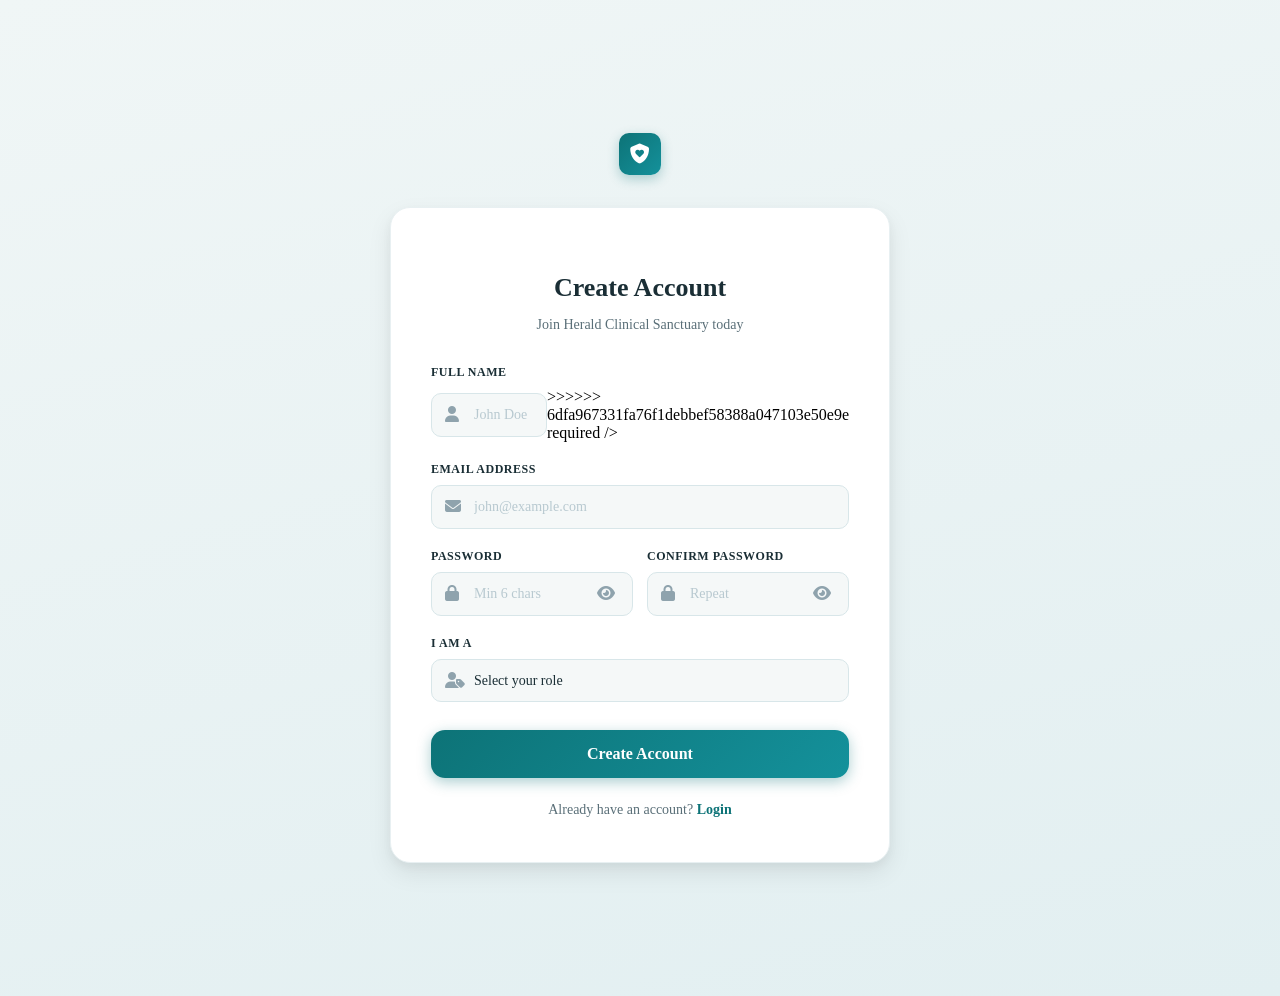
<file: frontend/html/register.html>
<!doctype html>
<html lang="en">
  <head>
    <meta charset="UTF-8" />
    <meta name="viewport" content="width=device-width, initial-scale=1.0" />
    <meta
      name="description"
      content="Create your Herald Clinical Sanctuary account - Join as a patient or doctor."
    />
    <title>Sign Up | Herald Clinical Sanctuary</title>
    <link rel="stylesheet" href="../css/styles.css" />
    <link
      rel="stylesheet"
      href="https://cdnjs.cloudflare.com/ajax/libs/font-awesome/6.5.1/css/all.min.css"
    />
  </head>
  <body class="auth-page">
    <div class="auth-container auth-container-wide">
      <!-- Logo -->
      <div class="auth-logo">
        <a href="index.html" class="logo">
          <div class="logo-icon logo-icon-centered">
            <i class="fas fa-shield-heart"></i>
          </div>
        </a>
      </div>

      <!-- Register Card -->
      <div class="auth-card" id="register-card">
        <h2>Create Account</h2>
        <p class="subtitle">Join Herald Clinical Sanctuary today</p>

        <form id="register-form" novalidate>
          <div class="form-group">
            <label for="reg-name">Full Name</label>
            <div class="input-wrapper">
              <span class="input-icon"><i class="fas fa-user"></i></span>
              <input
                type="text"
                id="reg-name"
                placeholder="John Doe"
<<<<<<< HEAD
=======
                maxlength="30"
>>>>>>> 6dfa967331fa76f1debbef58388a047103e50e9e
                required
              />
            </div>
            <div class="form-error" id="reg-name-error"></div>
          </div>

          <div class="form-group">
            <label for="reg-email">Email Address</label>
            <div class="input-wrapper">
              <span class="input-icon"><i class="fas fa-envelope"></i></span>
              <input
                type="email"
                id="reg-email"
                placeholder="john@example.com"
                required
                autocomplete="email"
              />
            </div>
            <div class="form-error" id="reg-email-error"></div>
          </div>

          <div class="form-row">
            <div class="form-group">
              <label for="reg-password">Password</label>
              <div class="input-wrapper">
                <span class="input-icon"><i class="fas fa-lock"></i></span>
                <input
                  type="password"
                  id="reg-password"
                  placeholder="Min 6 chars"
                  required
                />
                <button
                  type="button"
                  class="toggle-password"
                  id="toggle-reg-pw"
                  aria-label="Toggle password visibility"
                >
                  <i class="fas fa-eye"></i>
                </button>
              </div>
              <div class="form-error" id="reg-password-error"></div>
            </div>

            <div class="form-group">
              <label for="reg-confirm-password">Confirm Password</label>
              <div class="input-wrapper">
                <span class="input-icon"><i class="fas fa-lock"></i></span>
                <input
                  type="password"
                  id="reg-confirm-password"
                  placeholder="Repeat"
                  required
                />
                <button
                  type="button"
                  class="toggle-password"
                  id="toggle-reg-confirm-pw"
                  aria-label="Toggle confirm password visibility"
                >
                  <i class="fas fa-eye"></i>
                </button>
              </div>
              <div class="form-error" id="reg-confirm-error"></div>
            </div>
          </div>

          <div class="form-group">
            <label for="reg-role">I am a</label>
            <div class="input-wrapper">
              <span class="input-icon"><i class="fas fa-user-tag"></i></span>
              <select id="reg-role" required>
                <option value="">Select your role</option>
                <option value="patient">Patient</option>
                <option value="doctor">Doctor</option>
              </select>
            </div>
            <div class="form-error" id="reg-role-error"></div>
          </div>

          <!-- Doctor-specific fields (hidden by default) -->
          <div id="doctor-fields" class="is-hidden">
            <div class="form-group">
              <label for="reg-specialization">Specialization</label>
              <div class="input-wrapper">
                <span class="input-icon"
                  ><i class="fas fa-stethoscope"></i
                ></span>
                <select id="reg-specialization">
                  <option value="">Select specialization</option>
                  <option value="General Physician">General Physician</option>
                  <option value="Cardiologist">Cardiologist</option>
                  <option value="Dermatologist">Dermatologist</option>
                  <option value="Neurologist">Neurologist</option>
                  <option value="Orthopedic">Orthopedic</option>
                  <option value="Pediatrician">Pediatrician</option>
                  <option value="Psychiatrist">Psychiatrist</option>
                  <option value="Gynecologist">Gynecologist</option>
                  <option value="Ophthalmologist">Ophthalmologist</option>
                  <option value="ENT Specialist">ENT Specialist</option>
                  <option value="Dentist">Dentist</option>
                  <option value="Urologist">Urologist</option>
                  <option value="Oncologist">Oncologist</option>
                  <option value="Endocrinologist">Endocrinologist</option>
                  <option value="Gastroenterologist">Gastroenterologist</option>
                </select>
              </div>
<<<<<<< HEAD
=======
              <div class="form-error" id="reg-specialization-error"></div>
            </div>

            <div class="form-group">
              <label for="reg-nmc">NMC Number</label>
              <div class="input-wrapper">
                <span class="input-icon"><i class="fas fa-id-card"></i></span>
                <input
                  type="text"
                  id="reg-nmc"
                  placeholder="Enter NMC number"
                />
              </div>
              <div class="form-error" id="reg-nmc-error"></div>
>>>>>>> 6dfa967331fa76f1debbef58388a047103e50e9e
            </div>
          </div>

          <button
            type="submit"
            class="btn btn-primary btn-full btn-lg mt-8"
            id="register-submit-btn"
          >
            Create Account
          </button>
        </form>

        <div class="auth-footer">
          Already have an account? <a href="login.html">Login</a>
        </div>
      </div>
    </div>

    <div class="toast-container" id="toast-container"></div>

    <script src="../js/utils.js"></script>
    <script src="../js/auth.js"></script>
  </body>
</html>
</file>
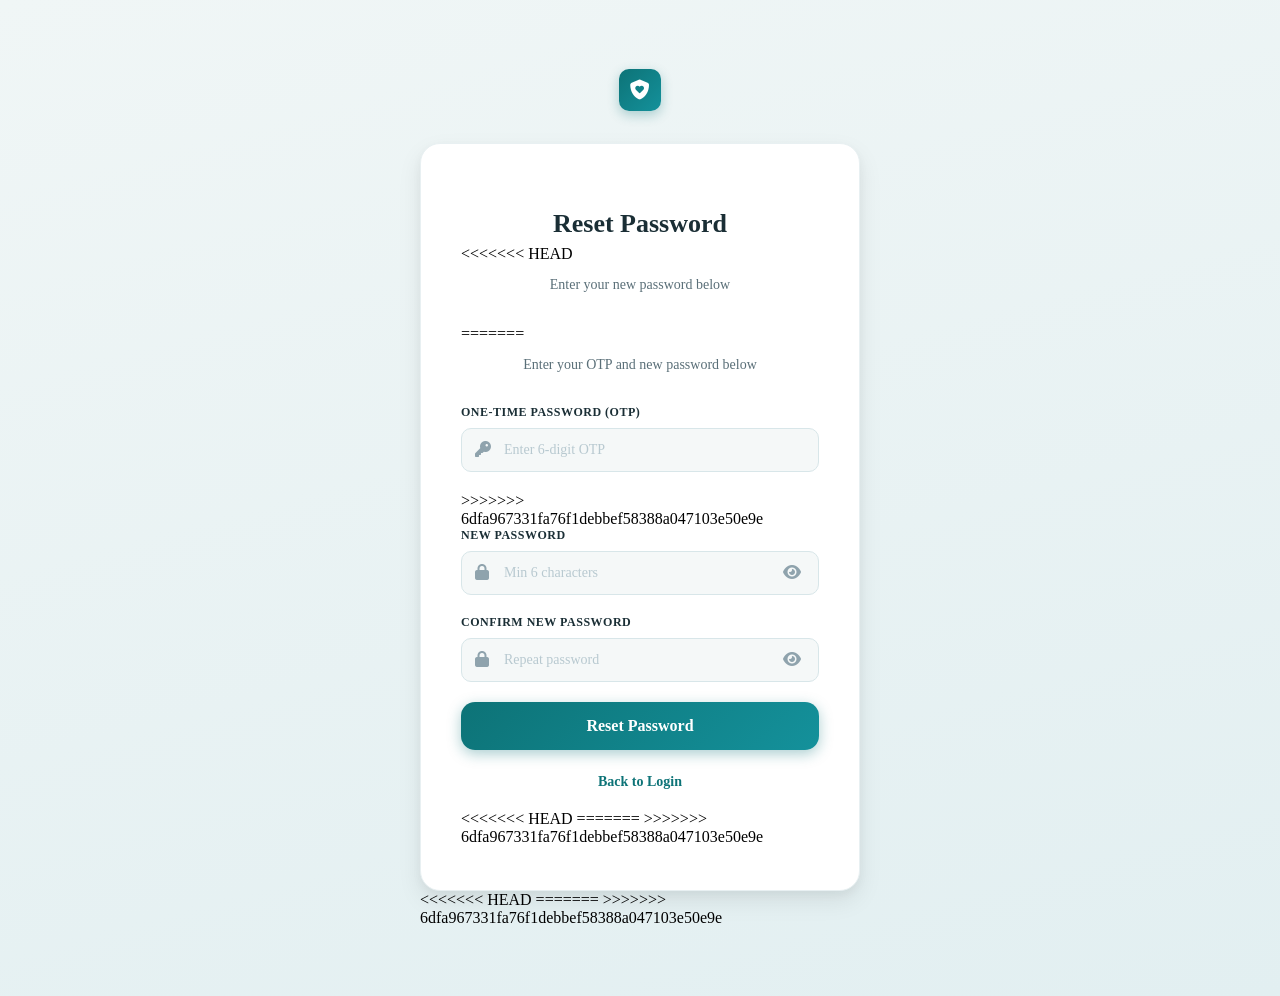
<file: frontend/html/reset-password.html>
<!doctype html>
<html lang="en">
  <head>
    <meta charset="UTF-8" />
    <meta name="viewport" content="width=device-width, initial-scale=1.0" />
    <meta
      name="description"
      content="Reset your password - Herald Clinical Sanctuary"
    />
    <title>Reset Password | Herald Clinical Sanctuary</title>
    <link rel="stylesheet" href="../css/styles.css" />
    <link
      rel="stylesheet"
      href="https://cdnjs.cloudflare.com/ajax/libs/font-awesome/6.5.1/css/all.min.css"
    />
  </head>
  <body class="auth-page">
    <div class="auth-container">
      <!-- Logo -->
      <div class="auth-logo">
        <a href="index.html" class="logo">
          <div class="logo-icon logo-icon-centered">
            <i class="fas fa-shield-heart"></i>
          </div>
        </a>
      </div>

      <!-- Reset Password Card -->
      <div class="auth-card" id="reset-card">
        <h2>Reset Password</h2>
<<<<<<< HEAD
        <p class="subtitle">Enter your new password below</p>

        <form id="reset-form" novalidate>
          <div class="form-group">
=======
        <p class="subtitle">Enter your OTP and new password below</p>

        <form id="reset-form" novalidate>
          <div class="form-group">
            <label for="reset-otp">One-Time Password (OTP)</label>
            <div class="input-wrapper">
              <span class="input-icon"><i class="fas fa-key"></i></span>
              <input
                type="text"
                id="reset-otp"
                placeholder="Enter 6-digit OTP"
                required
              />
            </div>
            <div class="form-error" id="reset-otp-error"></div>
          </div>

          <div class="form-group">
>>>>>>> 6dfa967331fa76f1debbef58388a047103e50e9e
            <label for="reset-password">New Password</label>
            <div class="input-wrapper">
              <span class="input-icon"><i class="fas fa-lock"></i></span>
              <input
                type="password"
                id="reset-password"
                placeholder="Min 6 characters"
                required
              />
              <button
                type="button"
                class="toggle-password"
                id="toggle-reset-pw"
                aria-label="Toggle password visibility"
              >
                <i class="fas fa-eye"></i>
              </button>
            </div>
            <div class="form-error" id="reset-password-error"></div>
          </div>

          <div class="form-group">
            <label for="reset-confirm-password">Confirm New Password</label>
            <div class="input-wrapper">
              <span class="input-icon"><i class="fas fa-lock"></i></span>
              <input
                type="password"
                id="reset-confirm-password"
                placeholder="Repeat password"
                required
              />
              <button
                type="button"
                class="toggle-password"
                id="toggle-reset-confirm-pw"
                aria-label="Toggle confirm password visibility"
              >
                <i class="fas fa-eye"></i>
              </button>
            </div>
            <div class="form-error" id="reset-confirm-error"></div>
          </div>

          <button
            type="submit"
            class="btn btn-primary btn-full btn-lg"
            id="reset-submit-btn"
          >
            Reset Password
          </button>
        </form>

        <div class="auth-footer">
          <a href="login.html">Back to Login</a>
        </div>
      </div>
<<<<<<< HEAD

      <!-- Invalid / Expired Token Card -->
      <div class="auth-card is-hidden" id="invalid-token-card">
        <div class="empty-state">
          <div class="empty-icon">⚠️</div>
          <h3>Invalid or Expired Link</h3>
          <p>This password reset link is invalid or has expired. Please request a new one.</p>
          <a href="login.html" class="btn btn-primary btn-lg mt-8">Back to Login</a>
        </div>
      </div>
=======
>>>>>>> 6dfa967331fa76f1debbef58388a047103e50e9e
    </div>

    <div class="toast-container" id="toast-container"></div>

<<<<<<< HEAD
    <script src="../js/utils.js"></script>
    <script src="../js/reset-password.js"></script>
=======
    <script src="../js/utils.js?v=2"></script>
    <script src="../js/reset-password.js?v=2"></script>
>>>>>>> 6dfa967331fa76f1debbef58388a047103e50e9e
  </body>
</html>
</file>
<file: frontend/css/styles.css>
/* ===================================
   Clinical Sanctuary - Main Styles
   Color Palette: Teal/Dark Cyan Clinical Theme
   =================================== */

@import url("https://fonts.googleapis.com/css2?family=Inter:wght@300;400;500;600;700;800&display=swap");

/* CSS Variables */
:root {
  --primary: #0d7377;
  --primary-dark: #095456;
  --primary-light: #14919b;
  --primary-lighter: #e0f4f4;
  --primary-gradient: linear-gradient(135deg, #0d7377 0%, #14919b 100%);
  --accent: #ff6b35;
  --accent-light: #ff8a5c;

  --bg-primary: #f0f6f6;
  --bg-secondary: #ffffff;
  --bg-card: #ffffff;
  --bg-sidebar: #0b2e33;
  --bg-sidebar-hover: #0d3d43;
  --bg-input: #f5f8f8;

  --text-primary: #1a2e35;
  --text-secondary: #5a6f78;
  --text-muted: #8fa3ad;
  --text-light: #b8c9d0;
  --text-white: #ffffff;
  --text-sidebar: #a8c7cc;

  --border: #d8e6e9;
  --border-light: #e8f0f2;

  --success: #10b981;
  --success-bg: #ecfdf5;
  --warning: #f59e0b;
  --warning-bg: #fffbeb;
  --danger: #ef4444;
  --danger-bg: #fef2f2;
  --info: #3b82f6;
  --info-bg: #eff6ff;

  --shadow-sm: 0 1px 2px rgba(0, 0, 0, 0.04);
  --shadow: 0 1px 3px rgba(0, 0, 0, 0.08), 0 1px 2px rgba(0, 0, 0, 0.06);
  --shadow-md: 0 4px 6px rgba(0, 0, 0, 0.07), 0 2px 4px rgba(0, 0, 0, 0.05);
  --shadow-lg: 0 10px 25px rgba(0, 0, 0, 0.08), 0 4px 10px rgba(0, 0, 0, 0.04);
  --shadow-xl: 0 20px 50px rgba(0, 0, 0, 0.1);

  --radius-sm: 6px;
  --radius: 10px;
  --radius-lg: 14px;
  --radius-xl: 20px;
  --radius-full: 50%;

  --transition: all 0.25s cubic-bezier(0.4, 0, 0.2, 1);
  --transition-fast: all 0.15s ease;
}
<<<<<<< HEAD
=======

>>>>>>> 6dfa967331fa76f1debbef58388a047103e50e9e
/* Reset & Base */
*,
*::before,
*::after {
  margin: 0;
  padding: 0;
  box-sizing: border-box;
}

html {
  scroll-behavior: smooth;
}
<<<<<<< HEAD
=======

>>>>>>> 6dfa967331fa76f1debbef58388a047103e50e9e
body {
  font-family:
    "Inter",
    -apple-system,
    BlinkMacSystemFont,
    sans-serif;
  background: var(--bg-primary);
  color: var(--text-primary);
  line-height: 1.6;
  font-size: 15px;
  -webkit-font-smoothing: antialiased;
}

a {
  color: var(--primary);
  text-decoration: none;
  transition: var(--transition-fast);
}

a:hover {
  color: var(--primary-dark);
}

img {
  max-width: 100%;
  height: auto;
}

/* ===== HOMEPAGE STYLES ===== */
.homepage {
  min-height: 100vh;
  background: linear-gradient(165deg, #f0f6f6 0%, #e2eff1 40%, #d5e8eb 100%);
}

.homepage-nav {
  display: flex;
  justify-content: space-between;
  align-items: center;
  padding: 20px 60px;
  background: rgba(255, 255, 255, 0.85);
  backdrop-filter: blur(12px);
  border-bottom: 1px solid var(--border-light);
  position: sticky;
  top: 0;
  z-index: 100;
}

.logo {
  display: flex;
  align-items: center;
  gap: 12px;
}

.logo-icon {
  width: 42px;
  height: 42px;
  background: var(--primary-gradient);
  border-radius: var(--radius);
  display: flex;
  align-items: center;
  justify-content: center;
  color: white;
  font-size: 20px;
  font-weight: 700;
  box-shadow: 0 4px 12px rgba(13, 115, 119, 0.3);
}

.logo-icon-centered {
  margin: 0 auto;
}
<<<<<<< HEAD
=======

>>>>>>> 6dfa967331fa76f1debbef58388a047103e50e9e
.logo-text {
  font-size: 20px;
  font-weight: 700;
  color: var(--primary-dark);
  letter-spacing: -0.5px;
}
<<<<<<< HEAD
=======

>>>>>>> 6dfa967331fa76f1debbef58388a047103e50e9e
.logo-text span {
  display: block;
  font-size: 10px;
  font-weight: 500;
  color: var(--text-muted);
  text-transform: uppercase;
  letter-spacing: 2px;
}
<<<<<<< HEAD
=======

>>>>>>> 6dfa967331fa76f1debbef58388a047103e50e9e
.nav-links {
  display: flex;
  align-items: center;
  gap: 12px;
}

.hero-section {
  display: flex;
  align-items: center;
  justify-content: space-between;
  max-width: 1200px;
  margin: 0 auto;
  padding: 80px 60px;
  gap: 60px;
}

.hero-content {
  flex: 1;
  max-width: 560px;
}

.hero-content h1 {
  font-size: 48px;
  font-weight: 800;
  line-height: 1.15;
  color: var(--text-primary);
  margin-bottom: 20px;
  letter-spacing: -1.5px;
}

.hero-content h1 span {
  background: var(--primary-gradient);
  -webkit-background-clip: text;
  -webkit-text-fill-color: transparent;
  background-clip: text;
}

.hero-content p {
  font-size: 17px;
  color: var(--text-secondary);
  margin-bottom: 36px;
  line-height: 1.7;
}

.hero-buttons {
  display: flex;
  gap: 14px;
  flex-wrap: wrap;
}

.hero-image {
  flex: 1;
  max-width: 480px;
  position: relative;
}

.hero-image img {
  width: 100%;
  border-radius: var(--radius-xl);
  box-shadow: var(--shadow-xl);
}

.hero-visual-frame {
  width: 100%;
  height: 360px;
  background: var(--primary-gradient);
  border-radius: var(--radius-xl);
  display: flex;
  align-items: center;
  justify-content: center;
  position: relative;
  overflow: hidden;
}

.hero-visual-content {
  text-align: center;
  color: white;
  z-index: 1;
}

.hero-visual-icon {
  font-size: 64px;
  margin-bottom: 16px;
  opacity: 0.9;
}

.hero-visual-title {
  font-size: 22px;
  font-weight: 700;
}

.hero-visual-subtitle {
  font-size: 14px;
  opacity: 0.8;
  margin-top: 6px;
}

.hero-card {
  position: absolute;
  background: white;
  border-radius: var(--radius-lg);
  padding: 18px 22px;
  box-shadow: var(--shadow-lg);
  animation: float 3s ease-in-out infinite;
}

.hero-card.card-1 {
  top: 30%;
  right: -30px;
  animation-delay: 0s;
}

.hero-card.card-2 {
  bottom: 15%;
  left: -30px;
  animation-delay: 1.5s;
}

.hero-card .card-icon {
  font-size: 28px;
  margin-bottom: 6px;
}

.hero-card .card-number {
  font-size: 22px;
  font-weight: 700;
  color: var(--primary);
}

.hero-card .card-label {
  font-size: 12px;
  color: var(--text-muted);
  font-weight: 500;
}

@keyframes float {
  0%,
  100% {
    transform: translateY(0);
  }
  50% {
    transform: translateY(-12px);
  }
}

/* Features Section */
.features-section {
  padding: 80px 60px;
  max-width: 1200px;
  margin: 0 auto;
}

.section-header {
  text-align: center;
  margin-bottom: 60px;
}

.section-header h2 {
  font-size: 34px;
  font-weight: 700;
  color: var(--text-primary);
  margin-bottom: 14px;
  letter-spacing: -0.8px;
}

.section-header p {
  font-size: 16px;
  color: var(--text-secondary);
  max-width: 560px;
  margin: 0 auto;
}

.features-grid {
  display: grid;
  grid-template-columns: repeat(auto-fit, minmax(280px, 1fr));
  gap: 28px;
}

.feature-card {
  background: var(--bg-card);
  border-radius: var(--radius-lg);
  padding: 36px 30px;
  border: 1px solid var(--border-light);
  transition: var(--transition);
  position: relative;
  overflow: hidden;
}

.feature-card::after {
  content: "";
  position: absolute;
  top: 0;
  left: 0;
  right: 0;
  height: 3px;
  background: var(--primary-gradient);
  transform: scaleX(0);
  transition: var(--transition);
}

<<<<<<< HEAD
=======
.feature-card.is-visible {
  opacity: 1 !important;
  transform: translateY(0) !important;
}

.nav-scrolled {
  box-shadow: 0 2px 20px rgba(0, 0, 0, 0.08) !important;
}
/* Auth OTP Styles */
.otp-message-container {
  text-align: center;
  padding: 10px 0;
}

.otp-icon-box {
  display: inline-flex;
  align-items: center;
  justify-content: center;
  width: 56px;
  height: 40px;
  border-radius: 6px;
  margin-bottom: 16px;
  font-size: 22px;
  box-shadow: 0 2px 5px rgba(0, 0, 0, 0.05);
}

.otp-icon-box.dev {
  background: var(--primary-lighter, #e0f4f4);
}

.otp-icon-box.prod {
  background: #ede9fe;
}

.otp-title {
  margin: 0 0 12px;
  font-weight: 600;
  color: var(--text-primary);
  font-size: 16px;
}

.otp-text {
  margin: 0 0 8px;
  color: var(--text-secondary);
  font-size: 15px;
  line-height: 1.5;
}

.otp-subtext {
  margin: 0 0 16px;
  color: var(--text-muted);
  font-size: 14px;
}

.otp-strong {
  color: var(--text-primary);
}

.otp-btn {
  display: inline-block;
  padding: 12px 32px;
  background: #7c3aed;
  color: #fff;
  font-size: 16px;
  font-weight: 600;
  text-decoration: none;
  border-radius: 8px;
  margin-top: 6px;
  transition: 0.2s;
  box-shadow: 0 4px 10px rgba(124, 58, 237, 0.3);
}

.otp-btn:hover {
  background: #6d28d9;
  color: #fff;
}
>>>>>>> 6dfa967331fa76f1debbef58388a047103e50e9e
.feature-card:hover {
  transform: translateY(-6px);
  box-shadow: var(--shadow-lg);
  border-color: transparent;
}

.feature-card:hover::after {
  transform: scaleX(1);
}

.feature-icon {
  width: 56px;
  height: 56px;
  background: var(--primary-lighter);
  border-radius: var(--radius);
  display: flex;
  align-items: center;
  justify-content: center;
  font-size: 26px;
  margin-bottom: 20px;
}

.feature-card h3 {
  font-size: 18px;
  font-weight: 600;
  color: var(--text-primary);
  margin-bottom: 10px;
}

.feature-card p {
  font-size: 14px;
  color: var(--text-secondary);
  line-height: 1.6;
}

/* Footer */
.homepage-footer {
  padding: 30px 60px;
  border-top: 1px solid var(--border-light);
  text-align: center;
  background: rgba(255, 255, 255, 0.5);
}

.footer-links {
  display: flex;
  justify-content: center;
  gap: 28px;
  margin-bottom: 14px;
}

.footer-links a {
  font-size: 11px;
  text-transform: uppercase;
  letter-spacing: 1px;
  color: var(--text-muted);
  font-weight: 500;
}

.footer-links a:hover {
  color: var(--primary);
}

.homepage-footer p {
  font-size: 12px;
  color: var(--text-muted);
}

/* ===== AUTH STYLES ===== */
.auth-page {
  min-height: 100vh;
  display: flex;
  align-items: center;
  justify-content: center;
  background: linear-gradient(165deg, #f0f6f6 0%, #e2eff1 100%);
  padding: 40px 20px;
}

.auth-container {
  width: 100%;
  max-width: 440px;
}

.auth-container-wide {
  max-width: 500px;
}

.auth-logo {
  text-align: center;
  margin-bottom: 32px;
}

.auth-card {
  background: var(--bg-card);
  border-radius: var(--radius-xl);
  padding: 44px 40px;
  box-shadow: var(--shadow-lg);
  border: 1px solid var(--border-light);
}

.auth-card h2 {
  font-size: 26px;
  font-weight: 700;
  text-align: center;
  margin-bottom: 6px;
  color: var(--text-primary);
}

.auth-card .subtitle {
  text-align: center;
  color: var(--text-secondary);
  font-size: 14px;
  margin-bottom: 32px;
}

.form-group {
  margin-bottom: 20px;
}

.form-group label {
  display: block;
  font-size: 12px;
  font-weight: 600;
  text-transform: uppercase;
  letter-spacing: 0.5px;
  color: var(--text-primary);
  margin-bottom: 8px;
}

.input-wrapper {
  position: relative;
  display: flex;
  align-items: center;
}

.input-wrapper .input-icon {
  position: absolute;
  left: 14px;
  color: var(--text-muted);
  font-size: 16px;
  pointer-events: none;
}

.input-wrapper input,
.input-wrapper select {
  width: 100%;
  padding: 13px 14px 13px 42px;
  background: var(--bg-input);
  border: 1.5px solid var(--border);
  border-radius: var(--radius);
  font-size: 14px;
  font-family: inherit;
  color: var(--text-primary);
  transition: var(--transition);
  outline: none;
}

.input-wrapper select {
  cursor: pointer;
  appearance: none;
  -webkit-appearance: none;
}

.input-wrapper input:focus,
.input-wrapper select:focus {
  border-color: var(--primary);
  box-shadow: 0 0 0 3px rgba(13, 115, 119, 0.1);
  background: white;
}

.input-wrapper input::placeholder {
  color: var(--text-light);
}

.input-wrapper .toggle-password {
  position: absolute;
  right: 14px;
  background: none;
  border: none;
  color: var(--text-muted);
  cursor: pointer;
  font-size: 16px;
  padding: 4px;
}

.form-row {
  display: grid;
  grid-template-columns: 1fr 1fr;
  gap: 14px;
}

.auth-extras {
  display: flex;
  justify-content: flex-end;
  margin-bottom: 6px;
  margin-top: -8px;
}

.auth-extras a {
  font-size: 13px;
  color: var(--primary);
  font-weight: 500;
}

.auth-footer {
  text-align: center;
  margin-top: 24px;
  font-size: 14px;
  color: var(--text-secondary);
}

.auth-footer a {
  color: var(--primary);
  font-weight: 600;
}

.hipaa-badge {
  text-align: center;
  margin-top: 20px;
  font-size: 11px;
  color: var(--text-muted);
  text-transform: uppercase;
  letter-spacing: 1.5px;
  font-weight: 500;
}

.hipaa-badge::before {
  content: "🔒 ";
}

.auth-footer-fixed {
  position: fixed;
  bottom: 0;
  left: 0;
  right: 0;
}

.is-hidden {
  display: none;
}

.mt-8 {
  margin-top: 8px;
}

.form-error {
  color: var(--danger);
  font-size: 12px;
  margin-top: 4px;
  display: none;
}

.form-error.show {
  display: block;
}

.input-wrapper.error input,
.input-wrapper.error select {
  border-color: var(--danger);
}

/* ===== BUTTONS ===== */
.btn {
  display: inline-flex;
  align-items: center;
  justify-content: center;
  gap: 8px;
  padding: 12px 24px;
  border: none;
  border-radius: var(--radius);
  font-family: inherit;
  font-size: 14px;
  font-weight: 600;
  cursor: pointer;
  transition: var(--transition);
  text-decoration: none;
  white-space: nowrap;
}

.btn-primary {
  background: var(--primary-gradient);
  color: white;
  box-shadow: 0 4px 14px rgba(13, 115, 119, 0.35);
}

.btn-primary:hover {
  transform: translateY(-2px);
  box-shadow: 0 6px 20px rgba(13, 115, 119, 0.4);
  color: white;
}

.btn-secondary {
  background: white;
  color: var(--text-primary);
  border: 1.5px solid var(--border);
}

.btn-secondary:hover {
  border-color: var(--primary);
  color: var(--primary);
  background: var(--primary-lighter);
}

.btn-outline {
  background: transparent;
  color: var(--primary);
  border: 1.5px solid var(--primary);
}

.btn-outline:hover {
  background: var(--primary);
  color: white;
}

.btn-danger {
  background: var(--danger);
  color: white;
}

.btn-danger:hover {
  background: #dc2626;
  transform: translateY(-1px);
}

.btn-success {
  background: var(--success);
  color: white;
}

.btn-success:hover {
  background: #059669;
}

.btn-warning {
  background: var(--warning);
  color: white;
}

.btn-sm {
  padding: 8px 16px;
  font-size: 13px;
  border-radius: var(--radius-sm);
}

.btn-lg {
  padding: 15px 32px;
  font-size: 16px;
  border-radius: var(--radius-lg);
}

.btn-full {
  width: 100%;
}

.btn:disabled {
  opacity: 0.6;
  cursor: not-allowed;
  transform: none !important;
}

.btn .spinner {
  width: 16px;
  height: 16px;
  border: 2px solid rgba(255, 255, 255, 0.3);
  border-top-color: white;
  border-radius: 50%;
  animation: spin 0.6s linear infinite;
}

@keyframes spin {
  to {
    transform: rotate(360deg);
  }
}

/* ===== TOAST / ALERTS ===== */
.toast-container {
  position: fixed;
  top: 24px;
  right: 24px;
  z-index: 10000;
  display: flex;
  flex-direction: column;
  gap: 10px;
}

.toast {
  padding: 14px 20px;
  border-radius: var(--radius);
  color: white;
  font-size: 14px;
  font-weight: 500;
  box-shadow: var(--shadow-lg);
  display: flex;
  align-items: center;
  gap: 10px;
  min-width: 300px;
  animation: slideIn 0.3s ease;
  cursor: pointer;
}

.toast.success {
  background: var(--success);
}
.toast.error {
  background: var(--danger);
}
.toast.warning {
  background: var(--warning);
}
.toast.info {
  background: var(--info);
}

.toast.hide {
  animation: slideOut 0.3s ease forwards;
}

@keyframes slideIn {
  from {
    transform: translateX(100%);
    opacity: 0;
  }
  to {
    transform: translateX(0);
    opacity: 1;
  }
}

@keyframes slideOut {
  to {
    transform: translateX(100%);
    opacity: 0;
  }
}

/* ===== FORGOT PASSWORD ===== */
.forgot-password-link {
  text-align: right;
  margin-top: -10px;
  margin-bottom: 16px;
}

.forgot-password-link a {
  font-size: 13px;
  color: var(--primary);
  font-weight: 500;
  transition: var(--transition-fast);
}

.forgot-password-link a:hover {
  color: var(--primary-dark);
  text-decoration: underline;
}

/* Reset link display (shown after forgot-password request) */
.reset-link-display {
  margin-top: 20px;
  padding: 16px;
  background: var(--info-bg);
  border: 1px solid #bfdbfe;
  border-radius: var(--radius);
  text-align: center;
}

.reset-link-display p {
  font-size: 13px;
  color: var(--text-secondary);
  margin-bottom: 8px;
}

.reset-link-anchor {
  display: inline-block;
  word-break: break-all;
  font-size: 13px;
  color: var(--primary);
  font-weight: 600;
  padding: 8px 12px;
  background: var(--primary-lighter);
  border-radius: var(--radius-sm);
  margin: 6px 0;
  transition: var(--transition-fast);
}

.reset-link-anchor:hover {
  background: var(--primary);
  color: white;
}

.reset-link-note {
  font-size: 11px;
  color: var(--text-muted);
  font-style: italic;
  margin-top: 8px;
}

/* ===== RESPONSIVE ===== */
@media (max-width: 992px) {
  .hero-section {
    flex-direction: column;
    text-align: center;
    padding: 50px 30px;
    gap: 40px;
  }
  .hero-content {
    max-width: 100%;
  }
  .hero-buttons {
    justify-content: center;
  }
  .hero-image {
    max-width: 400px;
  }
  .hero-card {
    display: none;
  }
  .homepage-nav {
    padding: 16px 24px;
  }
  .features-section {
    padding: 60px 24px;
  }
}

@media (max-width: 768px) {
<<<<<<< HEAD
  .hero-content h1 {
    font-size: 34px;
=======
  .homepage-nav {
    flex-direction: column;
    gap: 16px;
    padding: 20px;
  }
  .nav-links {
    flex-wrap: wrap;
    justify-content: center;
  }
  .hero-content h1 {
    font-size: 32px;
>>>>>>> 6dfa967331fa76f1debbef58388a047103e50e9e
  }
  .features-grid {
    grid-template-columns: 1fr;
  }
  .auth-card {
    padding: 32px 24px;
  }
  .form-row {
    grid-template-columns: 1fr;
  }
  .footer-links {
    flex-wrap: wrap;
    gap: 16px;
  }
}

@media (max-width: 480px) {
  .hero-content h1 {
    font-size: 28px;
  }
  .hero-buttons {
    flex-direction: column;
  }
  .hero-buttons .btn {
    width: 100%;
  }
  .nav-links .btn {
    padding: 10px 16px;
    font-size: 13px;
  }
}
</file>
<file: frontend/css/dashboard.css>
/* ===================================
   Dashboard Styles - All Role Dashboards
   =================================== */

<<<<<<< HEAD
=======
/* ===== AI EMERGENCY BOOKING - Premium Redesign ===== */
.emergency-card {
  border: 1px solid rgba(239, 68, 68, 0.12);
  background: linear-gradient(135deg, #fffbfb 0%, #fff5f5 50%, #fef2f2 100%);
  box-shadow: 0 4px 20px rgba(239, 68, 68, 0.06);
  border-radius: var(--radius-xl);
  overflow: hidden;
  padding: 0;
  position: relative;
  z-index: 1;
  transition: all 0.3s ease;
}
.emergency-card:hover {
  box-shadow: 0 8px 32px rgba(239, 68, 68, 0.1);
  border-color: rgba(239, 68, 68, 0.2);
}
.emergency-card::before {
  content: "";
  position: absolute;
  top: 0;
  left: 0;
  width: 100%;
  height: 4px;
  background: linear-gradient(90deg, #ef4444, #f87171, #ef4444);
  background-size: 200% 100%;
  animation: emergencyGradientBar 3s ease infinite;
}
@keyframes emergencyGradientBar {
  0%,
  100% {
    background-position: 0% 50%;
  }
  50% {
    background-position: 100% 50%;
  }
}

/* ===== Emergency Hero ===== */
.emergency-hero {
  display: flex;
  align-items: center;
  gap: 16px;
  padding: 24px 28px 18px;
}

.emergency-icon-ring {
  position: relative;
  width: 52px;
  height: 52px;
  border-radius: 50%;
  background: linear-gradient(135deg, #ef4444, #f87171);
  display: flex;
  align-items: center;
  justify-content: center;
  color: white;
  font-size: 22px;
  flex-shrink: 0;
  box-shadow: 0 4px 16px rgba(239, 68, 68, 0.3);
}

.emergency-icon-ring-pulse {
  position: absolute;
  inset: -6px;
  border-radius: 50%;
  border: 2px solid rgba(239, 68, 68, 0.3);
  animation: ringPulse 2s ease-in-out infinite;
}

@keyframes ringPulse {
  0%,
  100% {
    transform: scale(1);
    opacity: 0.6;
  }
  50% {
    transform: scale(1.15);
    opacity: 0;
  }
}

.emergency-hero-text {
  flex: 1;
  min-width: 0;
}

.emergency-hero-text h4 {
  font-size: 18px;
  font-weight: 700;
  color: var(--text-primary);
  margin: 0 0 3px;
}

.emergency-hero-text p {
  font-size: 13px;
  color: var(--text-secondary);
  margin: 0;
}

.emergency-live-badge {
  display: inline-flex;
  align-items: center;
  gap: 6px;
  padding: 5px 12px;
  border-radius: 50px;
  font-size: 11px;
  font-weight: 700;
  letter-spacing: 1px;
  color: #ef4444;
  background: rgba(239, 68, 68, 0.08);
  border: 1px solid rgba(239, 68, 68, 0.15);
  flex-shrink: 0;
}

.live-dot {
  width: 8px;
  height: 8px;
  border-radius: 50%;
  background: #ef4444;
  animation: liveBlink 1.5s ease-in-out infinite;
}

@keyframes liveBlink {
  0%,
  100% {
    opacity: 1;
  }
  50% {
    opacity: 0.3;
  }
}

/* ===== Steps Indicator ===== */
.emergency-steps {
  display: flex;
  align-items: center;
  justify-content: center;
  gap: 0;
  padding: 14px 28px 18px;
}

.emergency-step {
  display: flex;
  align-items: center;
  gap: 8px;
  opacity: 0.4;
  transition: all 0.4s ease;
}

.emergency-step.active {
  opacity: 1;
}

.emergency-step.completed {
  opacity: 1;
}

.step-dot {
  width: 28px;
  height: 28px;
  border-radius: 50%;
  background: #fecaca;
  color: #ef4444;
  font-size: 12px;
  font-weight: 700;
  display: flex;
  align-items: center;
  justify-content: center;
  transition: all 0.4s ease;
  flex-shrink: 0;
}

.emergency-step.active .step-dot {
  background: linear-gradient(135deg, #ef4444, #f87171);
  color: white;
  box-shadow: 0 2px 8px rgba(239, 68, 68, 0.3);
}

.emergency-step.completed .step-dot {
  background: linear-gradient(135deg, #10b981, #34d399);
  color: white;
  box-shadow: 0 2px 8px rgba(16, 185, 129, 0.3);
}

.emergency-step span {
  font-size: 12px;
  font-weight: 600;
  color: var(--text-muted);
  text-transform: uppercase;
  letter-spacing: 0.5px;
}

.emergency-step.active span {
  color: #ef4444;
}

.emergency-step.completed span {
  color: #10b981;
}

.step-connector {
  width: 40px;
  height: 2px;
  background: #fecaca;
  margin: 0 6px;
  border-radius: 2px;
  transition: background 0.4s ease;
}

.step-connector.active {
  background: linear-gradient(90deg, #10b981, #34d399);
}

/* ===== Input Area ===== */
.emergency-input-container {
  padding: 0 28px 24px;
  display: flex;
  flex-direction: column;
  gap: 14px;
}

.emergency-textarea-wrapper {
  position: relative;
}

.emergency-textarea-icon {
  position: absolute;
  top: 16px;
  left: 16px;
  color: rgba(239, 68, 68, 0.35);
  font-size: 18px;
  pointer-events: none;
  transition: color 0.3s ease;
  z-index: 2;
}

.emergency-textarea-wrapper .emergency-textarea {
  border: 1.5px solid rgba(239, 68, 68, 0.15);
  background-color: white;
  padding: 16px 16px 16px 48px;
  font-size: 14px;
  border-radius: var(--radius-lg);
  font-family: inherit;
  resize: none;
  color: var(--text-primary);
  box-shadow: 0 2px 8px rgba(239, 68, 68, 0.04);
  transition: all 0.3s ease;
  width: 100%;
  line-height: 1.6;
}

.emergency-textarea-wrapper .emergency-textarea:focus {
  border-color: #ef4444;
  box-shadow:
    0 0 0 4px rgba(239, 68, 68, 0.08),
    0 4px 12px rgba(239, 68, 68, 0.06);
  outline: none;
}

.emergency-textarea-wrapper
  .emergency-textarea:focus
  + .emergency-textarea-icon,
.emergency-textarea-wrapper:focus-within .emergency-textarea-icon {
  color: #ef4444;
}

.emergency-hint {
  display: flex;
  align-items: center;
  gap: 8px;
  font-size: 12px;
  color: var(--text-muted);
  padding: 0 4px;
}

.emergency-hint i {
  color: #10b981;
  font-size: 13px;
}

.btn-emergency {
  margin-top: 2px;
  padding: 15px 24px;
  background: linear-gradient(135deg, #ef4444 0%, #dc2626 100%) !important;
  color: white !important;
  border: none;
  border-radius: var(--radius-lg);
  display: flex;
  align-items: center;
  justify-content: center;
  gap: 10px;
  font-size: 15px;
  font-weight: 600;
  box-shadow: 0 4px 14px rgba(239, 68, 68, 0.3) !important;
  transition: all 0.3s cubic-bezier(0.22, 1, 0.36, 1);
  cursor: pointer;
  text-transform: none;
  letter-spacing: 0;
}

.btn-emergency:hover {
  transform: translateY(-2px);
  background: linear-gradient(135deg, #dc2626 0%, #b91c1c 100%) !important;
  box-shadow: 0 8px 24px rgba(239, 68, 68, 0.35) !important;
}

.btn-emergency:active {
  transform: translateY(0px);
  box-shadow: 0 2px 8px rgba(239, 68, 68, 0.25) !important;
}

.emergency-btn-arrow {
  font-size: 13px;
  transition: transform 0.3s ease;
}

.btn-emergency:hover .emergency-btn-arrow {
  transform: translateX(4px);
}

/* ===== Loading State ===== */
.emergency-loading-state {
  display: flex;
  flex-direction: column;
  align-items: center;
  justify-content: center;
  padding: 36px 28px 32px;
  text-align: center;
}

.emergency-loading-visual {
  position: relative;
  width: 80px;
  height: 80px;
  margin-bottom: 20px;
}

.loading-ring {
  position: absolute;
  inset: 0;
  border-radius: 50%;
  border: 3px solid rgba(239, 68, 68, 0.1);
  border-top-color: #ef4444;
  animation: loadingRingSpin 1.2s cubic-bezier(0.5, 0, 0.5, 1) infinite;
}

.loading-ring-inner {
  position: absolute;
  inset: 8px;
  border-radius: 50%;
  border: 2px solid rgba(239, 68, 68, 0.05);
  border-bottom-color: #f87171;
  animation: loadingRingSpin 0.8s cubic-bezier(0.5, 0, 0.5, 1) infinite reverse;
}

@keyframes loadingRingSpin {
  0% {
    transform: rotate(0deg);
  }
  100% {
    transform: rotate(360deg);
  }
}

.loading-brain-icon {
  position: absolute;
  top: 50%;
  left: 50%;
  transform: translate(-50%, -50%);
  font-size: 26px;
  color: #ef4444;
  animation: brainPulse 1.5s ease-in-out infinite;
}

@keyframes brainPulse {
  0%,
  100% {
    transform: translate(-50%, -50%) scale(1);
    opacity: 1;
  }
  50% {
    transform: translate(-50%, -50%) scale(1.1);
    opacity: 0.7;
  }
}

.loading-title {
  font-size: 16px;
  font-weight: 700;
  color: var(--text-primary);
  margin: 0 0 6px;
}

.loading-subtitle {
  font-size: 13px;
  color: var(--text-secondary);
  margin: 0 0 20px;
}

.loading-progress-bar {
  width: 200px;
  height: 4px;
  background: rgba(239, 68, 68, 0.1);
  border-radius: 10px;
  overflow: hidden;
}

.loading-progress-fill {
  height: 100%;
  width: 30%;
  background: linear-gradient(90deg, #ef4444, #f87171);
  border-radius: 10px;
  animation: progressSlide 2s ease-in-out infinite;
}

@keyframes progressSlide {
  0% {
    width: 10%;
    margin-left: 0;
  }
  50% {
    width: 60%;
    margin-left: 20%;
  }
  100% {
    width: 10%;
    margin-left: 90%;
  }
}

/* ===== Success Ticket ===== */
.booking-success-ticket {
  background: white;
  border-radius: var(--radius-lg);
  border: 1px solid var(--border-light);
  box-shadow: 0 4px 16px rgba(0, 0, 0, 0.05);
  overflow: hidden;
  margin: 0 28px 8px;
  animation: ticketSlideIn 0.5s ease;
}

@keyframes ticketSlideIn {
  from {
    opacity: 0;
    transform: translateY(12px);
  }
  to {
    opacity: 1;
    transform: translateY(0);
  }
}

.ticket-header {
  padding: 16px 20px;
  display: flex;
  justify-content: space-between;
  align-items: center;
  background: linear-gradient(135deg, #fafbfc 0%, #f5f7f9 100%);
  border-bottom: 1px solid var(--border-light);
}

.urgency-badge {
  padding: 6px 14px;
  border-radius: 50px;
  font-size: 11px;
  font-weight: 700;
  text-transform: uppercase;
  letter-spacing: 0.5px;
  display: inline-flex;
  align-items: center;
  gap: 6px;
}

.urgency-low {
  background: rgba(16, 185, 129, 0.1);
  color: #10b981;
  border: 1px solid rgba(16, 185, 129, 0.3);
}

.urgency-medium {
  background: rgba(245, 158, 11, 0.1);
  color: #f59e0b;
  border: 1px solid rgba(245, 158, 11, 0.3);
}

.urgency-critical {
  background: rgba(239, 68, 68, 0.1);
  color: #ef4444;
  border: 1px solid rgba(239, 68, 68, 0.3);
}

.emergency-btn-full {
  width: calc(100% - 56px);
  margin: 12px 28px 24px;
  border-radius: var(--radius-lg);
  padding: 13px;
}

.emergency-debug-info {
  margin-top: 10px;
  padding: 10px;
  background: rgba(0, 0, 0, 0.2);
  border-radius: 8px;
  font-size: 12px;
  text-align: left;
}

.dept-badge {
  color: var(--text-secondary);
  font-size: 13px;
  font-weight: 600;
  display: flex;
  align-items: center;
  gap: 6px;
  background: var(--primary-lighter);
  color: var(--primary);
  padding: 5px 12px;
  border-radius: 50px;
}

.ticket-body {
  padding: 20px;
}

.ticket-row {
  display: flex;
  justify-content: space-between;
  margin-bottom: 16px;
}

.ticket-row:last-child {
  margin-bottom: 0;
}

.ticket-col {
  display: flex;
  flex-direction: column;
  gap: 4px;
}

.ticket-col small {
  color: var(--text-muted);
  font-size: 11px;
  text-transform: uppercase;
  font-weight: 700;
  letter-spacing: 0.5px;
}

.ticket-col strong {
  color: var(--text-primary);
  font-size: 15px;
  font-weight: 600;
  display: flex;
  align-items: center;
  gap: 6px;
}

.ticket-col strong i {
  color: var(--primary);
  font-size: 14px;
}

/* Utilities */
.d-none {
  display: none !important;
}
.d-block {
  display: block !important;
}
.d-flex {
  display: flex !important;
}
.flex-wrap-start {
  flex-wrap: wrap;
  justify-content: flex-start;
}

.ticket-footer {
  background: linear-gradient(135deg, #ecfdf5 0%, #f0fdf4 100%);
  padding: 14px 20px;
  border-top: 1px solid #d1fae5;
}

.success-msg {
  margin: 0;
  color: #059669;
  font-size: 14px;
  font-weight: 600;
  display: flex;
  align-items: center;
  gap: 8px;
}

.success-msg i {
  font-size: 16px;
}

/* Emergency Result Buttons */
.emergency-result-card .btn-outline {
  margin: 12px 28px 24px;
  width: calc(100% - 56px);
  border-radius: var(--radius-lg);
  padding: 13px;
  font-weight: 600;
  border: 1.5px solid var(--border);
  transition: all 0.3s ease;
}

.emergency-result-card .btn-outline:hover {
  border-color: var(--primary);
  color: var(--primary);
  background: var(--primary-lighter);
}

/* ===== Error State ===== */
.emergency-error {
  text-align: center;
  padding: 28px 20px;
  color: var(--text-primary);
  background: white;
  border-radius: var(--radius-lg);
  border: 1px solid rgba(239, 68, 68, 0.1);
  margin: 0 28px;
}

.emergency-error i {
  font-size: 40px;
  margin-bottom: 14px;
  color: #fca5a5;
  display: block;
}

.emergency-error h5 {
  margin: 0 0 8px 0;
  font-weight: 700;
  font-size: 16px;
  color: var(--text-primary);
}

.emergency-error p {
  color: var(--text-secondary);
  font-size: 14px;
  margin: 0;
  line-height: 1.5;
}

/* Legacy selectors kept for compatibility */
.badge-danger {
  background-color: rgba(239, 68, 68, 0.1);
  color: var(--danger);
  padding: 4px 10px;
  border-radius: 20px;
  font-size: 0.75rem;
  font-weight: 600;
  text-transform: uppercase;
  letter-spacing: 0.5px;
  border: none;
}

.emergency-desc {
  font-size: 0.95em;
  color: var(--text-secondary);
  line-height: 1.5;
  margin-bottom: 16px;
  padding: 0 28px;
}

.emergency-header {
  display: flex;
  justify-content: space-between;
  align-items: center;
  margin-bottom: 12px;
  padding: 24px 28px 0;
}

.emergency-header h4 {
  color: var(--text-primary);
  font-size: 1.15rem;
  margin: 0;
  display: flex;
  align-items: center;
  gap: 10px;
  font-weight: 700;
}

.pulse-icon {
  color: var(--danger);
  background-color: transparent;
  display: inline-flex;
  align-items: center;
  justify-content: center;
  font-size: 18px;
}

.radar-spinner {
  width: 48px;
  height: 48px;
  border-radius: 50%;
  background-color: rgba(239, 68, 68, 0.05);
  border: 3px solid rgba(239, 68, 68, 0.2);
  border-top-color: var(--danger);
  animation: spin 1s cubic-bezier(0.55, 0.15, 0.45, 0.85) infinite;
  margin-bottom: 16px;
}

>>>>>>> 6dfa967331fa76f1debbef58388a047103e50e9e
/* ===== DASHBOARD LAYOUT ===== */
.dashboard-layout {
  display: flex;
  min-height: 100vh;
}

/* ===== SIDEBAR ===== */
.sidebar {
  width: 250px;
  background: var(--bg-sidebar);
  color: var(--text-sidebar);
  display: flex;
  flex-direction: column;
  position: fixed;
  top: 0;
  left: 0;
  bottom: 0;
  z-index: 200;
  transition: var(--transition);
  overflow-y: auto;
}

.sidebar-header {
  padding: 24px 22px;
  border-bottom: 1px solid rgba(255, 255, 255, 0.08);
}

.sidebar-header .logo-text {
  color: white;
  font-size: 18px;
}

.sidebar-header .logo-text span {
  color: var(--text-sidebar);
  font-size: 10px;
}

.sidebar-nav {
  flex: 1;
  padding: 16px 12px;
  display: flex;
  flex-direction: column;
  gap: 4px;
}

.sidebar-nav a,
.nav-item {
  display: flex;
  align-items: center;
  gap: 12px;
  padding: 12px 14px;
  border-radius: var(--radius);
  color: var(--text-sidebar);
  font-size: 14px;
  font-weight: 500;
  transition: var(--transition);
  cursor: pointer;
  text-decoration: none;
  position: relative;
}

.sidebar-nav a:hover,
.nav-item:hover {
  background: var(--bg-sidebar-hover);
  color: white;
}

.sidebar-nav a.active,
.nav-item.active {
  background: rgba(13, 115, 119, 0.3);
  color: white;
  font-weight: 600;
}

.sidebar-nav a.active::before,
.nav-item.active::before {
  content: "";
  position: absolute;
  left: 0;
  top: 8px;
  bottom: 8px;
  width: 3px;
  background: var(--primary-light);
  border-radius: 0 3px 3px 0;
}

.nav-icon {
  width: 20px;
  text-align: center;
  font-size: 16px;
  flex-shrink: 0;
}

.nav-badge {
  margin-left: auto;
  background: var(--danger);
  color: white;
  font-size: 11px;
  font-weight: 600;
  padding: 2px 8px;
  border-radius: 50px;
  min-width: 22px;
  text-align: center;
}

.sidebar-footer {
  padding: 16px 12px;
  border-top: 1px solid rgba(255, 255, 255, 0.08);
}

.sidebar-footer .nav-item {
  color: #ff8a8a;
}

.sidebar-footer .nav-item:hover {
  background: rgba(239, 68, 68, 0.15);
  color: #ff6b6b;
}

/* ===== MAIN CONTENT ===== */
.main-content {
  flex: 1;
  margin-left: 250px;
  display: flex;
  flex-direction: column;
  min-height: 100vh;
}

/* Top Bar */
.topbar {
  display: flex;
  align-items: center;
  justify-content: space-between;
  padding: 16px 32px;
  background: white;
  border-bottom: 1px solid var(--border-light);
  position: sticky;
  top: 0;
  z-index: 100;
}

.topbar-left {
  display: flex;
  align-items: center;
  gap: 16px;
}

.mobile-toggle {
  display: none;
  background: none;
  border: none;
  font-size: 22px;
  color: var(--text-primary);
  cursor: pointer;
  padding: 6px;
}

.search-bar {
  position: relative;
  width: 360px;
}

.search-bar input {
  width: 100%;
  padding: 10px 14px 10px 40px;
  background: var(--bg-input);
  border: 1.5px solid var(--border);
  border-radius: var(--radius);
  font-size: 14px;
  font-family: inherit;
  color: var(--text-primary);
  transition: var(--transition);
  outline: none;
}

.search-bar input:focus {
  border-color: var(--primary);
  background: white;
  box-shadow: 0 0 0 3px rgba(13, 115, 119, 0.08);
}

.search-bar .search-icon {
  position: absolute;
  left: 14px;
  top: 50%;
  transform: translateY(-50%);
  color: var(--text-muted);
  font-size: 15px;
}

.topbar-right {
  display: flex;
  align-items: center;
  gap: 18px;
}

.notification-btn {
  position: relative;
  background: none;
  border: none;
  font-size: 20px;
  color: var(--text-secondary);
  cursor: pointer;
  padding: 8px;
  border-radius: var(--radius-sm);
  transition: var(--transition);
}

.notification-btn:hover {
  background: var(--bg-input);
  color: var(--primary);
}

.notification-btn .badge {
  position: absolute;
  top: 2px;
  right: 2px;
  width: 18px;
  height: 18px;
  background: var(--danger);
  color: white;
  font-size: 10px;
  font-weight: 700;
  border-radius: 50%;
  display: flex;
  align-items: center;
  justify-content: center;
  border: 2px solid white;
}

.user-info {
  display: flex;
  align-items: center;
  gap: 10px;
  padding: 6px 12px 6px 6px;
  border-radius: var(--radius);
  cursor: pointer;
  transition: var(--transition);
}

.user-info:hover {
  background: var(--bg-input);
}

.user-avatar {
  width: 36px;
  height: 36px;
  border-radius: var(--radius-full);
  background: var(--primary-gradient);
  display: flex;
  align-items: center;
  justify-content: center;
  color: white;
  font-weight: 700;
  font-size: 14px;
  overflow: hidden;
}

.user-avatar img {
  width: 100%;
  height: 100%;
  object-fit: cover;
}

.user-details {
  text-align: right;
}

.user-details .user-name {
  font-size: 14px;
  font-weight: 600;
  color: var(--text-primary);
}

.user-details .user-role {
  font-size: 11px;
  color: var(--text-muted);
  text-transform: uppercase;
  letter-spacing: 0.5px;
}

/* Page Content */
.page-content {
  flex: 1;
  padding: 28px 32px;
}

.content-section {
  display: none;
}

.content-section.active {
  display: block;
}

.page-header {
  margin-bottom: 28px;
}

.page-header h1 {
  font-size: 26px;
  font-weight: 700;
  color: var(--text-primary);
  margin-bottom: 4px;
}

.page-header p {
  font-size: 15px;
  color: var(--text-secondary);
}

/* ===== STAT CARDS ===== */
.stats-grid {
  display: grid;
  grid-template-columns: repeat(auto-fit, minmax(230px, 1fr));
  gap: 20px;
  margin-bottom: 28px;
}

.stat-card {
  background: var(--bg-card);
  border-radius: var(--radius-lg);
  padding: 24px;
  border: 1px solid var(--border-light);
  transition: var(--transition);
  position: relative;
  overflow: hidden;
}

.stat-card:hover {
  box-shadow: var(--shadow-md);
  transform: translateY(-2px);
}

.stat-card::after {
  content: "";
  position: absolute;
  top: 0;
  left: 0;
  right: 0;
  height: 3px;
}

.stat-card.primary::after {
  background: var(--primary-gradient);
}

.stat-card.success::after {
  background: var(--success);
}

.stat-card.warning::after {
  background: var(--warning);
}

.stat-card.danger::after {
  background: var(--danger);
}

.stat-card.info::after {
  background: var(--info);
}

.stat-header {
  display: flex;
  align-items: center;
  justify-content: space-between;
  margin-bottom: 14px;
}

.stat-icon {
  width: 44px;
  height: 44px;
  border-radius: var(--radius);
  display: flex;
  align-items: center;
  justify-content: center;
  font-size: 20px;
}

.stat-card.primary .stat-icon {
  background: var(--primary-lighter);
  color: var(--primary);
}

.stat-card.success .stat-icon {
  background: var(--success-bg);
  color: var(--success);
}

.stat-card.warning .stat-icon {
  background: var(--warning-bg);
  color: var(--warning);
}

.stat-card.danger .stat-icon {
  background: var(--danger-bg);
  color: var(--danger);
}

.stat-card.info .stat-icon {
  background: var(--info-bg);
  color: var(--info);
}

.stat-label {
  font-size: 13px;
  color: var(--text-secondary);
  font-weight: 500;
}

.stat-value {
  font-size: 30px;
  font-weight: 700;
  color: var(--text-primary);
  line-height: 1.2;
}

.stat-change {
  font-size: 12px;
  font-weight: 500;
  margin-top: 4px;
}

.stat-change.up {
  color: var(--success);
}

.stat-change.down {
  color: var(--danger);
}

/* ===== CARDS & PANELS ===== */
.card {
  background: var(--bg-card);
  border-radius: var(--radius-lg);
  border: 1px solid var(--border-light);
  overflow: hidden;
}

.card-header {
  display: flex;
  align-items: center;
  justify-content: space-between;
  padding: 20px 24px;
  border-bottom: 1px solid var(--border-light);
}

.card-header h3 {
  font-size: 16px;
  font-weight: 600;
  color: var(--text-primary);
  display: flex;
  align-items: center;
  gap: 8px;
}

.card-body {
  padding: 24px;
}

.card-body-flush {
  padding: 0;
}

.stats-grid-compact {
  grid-template-columns: repeat(auto-fit, minmax(180px, 1fr));
}

.stat-value-compact {
  font-size: 24px;
}

.mt-24 {
  margin-top: 24px;
}

.mb-20 {
  margin-bottom: 20px;
}

.action-row {
  margin-top: 24px;
  display: flex;
  gap: 12px;
}

.action-row-wrap {
  flex-wrap: wrap;
}

.card-footer {
  padding: 16px 24px;
  border-top: 1px solid var(--border-light);
  background: var(--bg-input);
}

/* Grid layouts */
.grid-2 {
  display: grid;
  grid-template-columns: repeat(2, 1fr);
  gap: 24px;
}

.grid-3 {
  display: grid;
  grid-template-columns: repeat(3, 1fr);
  gap: 24px;
}

/* ===== TABLES ===== */
.table-wrapper {
  overflow-x: auto;
<<<<<<< HEAD
=======
  -webkit-overflow-scrolling: touch;
  margin-bottom: 0;
  width: 100%;
>>>>>>> 6dfa967331fa76f1debbef58388a047103e50e9e
}

.data-table {
  width: 100%;
  border-collapse: collapse;
}

.data-table th,
.data-table td {
  padding: 14px 16px;
  text-align: left;
  font-size: 14px;
  border-bottom: 1px solid var(--border-light);
}

.data-table th {
  font-weight: 600;
  color: var(--text-secondary);
  font-size: 12px;
  text-transform: uppercase;
  letter-spacing: 0.5px;
  background: var(--bg-input);
}

.data-table td {
  color: var(--text-primary);
}

.data-table tbody tr {
  transition: var(--transition-fast);
}

.data-table tbody tr:hover {
  background: var(--primary-lighter);
}

/* ===== STATUS BADGES ===== */
.badge {
  display: inline-flex;
  align-items: center;
  gap: 4px;
  padding: 4px 12px;
  border-radius: 50px;
  font-size: 12px;
  font-weight: 600;
  text-transform: capitalize;
}

.badge-pending {
  background: var(--warning-bg);
  color: #b45309;
}

.badge-approved {
  background: var(--success-bg);
  color: #047857;
}

.badge-rejected {
  background: var(--danger-bg);
  color: #b91c1c;
}

.badge-completed {
  background: var(--info-bg);
  color: #1d4ed8;
}

.badge-cancelled {
  background: #f3f4f6;
  color: #6b7280;
}

.badge-rescheduled {
  background: #faf5ff;
  color: #7c3aed;
}

.badge-active {
  background: var(--success-bg);
  color: #047857;
}

.badge-inactive {
  background: var(--danger-bg);
  color: #b91c1c;
}

/* ===== DOCTOR CARDS ===== */
.doctor-cards {
  display: grid;
  grid-template-columns: repeat(auto-fill, minmax(300px, 1fr));
  gap: 22px;
}

.doctor-card {
  background: var(--bg-card);
  border-radius: var(--radius-lg);
  border: 1px solid var(--border-light);
  overflow: hidden;
  transition: var(--transition);
}

.doctor-card:hover {
  box-shadow: var(--shadow-md);
  transform: translateY(-3px);
}

.doctor-card-header {
  padding: 24px 22px 16px;
  display: flex;
  align-items: center;
  gap: 16px;
}

.doctor-photo {
  width: 64px;
  height: 64px;
  border-radius: var(--radius-full);
  background: var(--primary-lighter);
  display: flex;
  align-items: center;
  justify-content: center;
  overflow: hidden;
  flex-shrink: 0;
  border: 3px solid var(--primary-lighter);
}

.doctor-photo img {
  width: 100%;
  height: 100%;
  object-fit: cover;
}

.doctor-photo .placeholder {
  font-size: 26px;
  color: var(--primary);
}

.doctor-info h4 {
  font-size: 16px;
  font-weight: 600;
  color: var(--text-primary);
  margin-bottom: 4px;
}

.doctor-specialization {
  font-size: 12px;
  font-weight: 600;
  text-transform: uppercase;
  letter-spacing: 0.5px;
  color: var(--primary);
  background: var(--primary-lighter);
  padding: 3px 10px;
  border-radius: 50px;
  display: inline-block;
}

.doctor-card-body {
  padding: 0 22px 16px;
}

.doctor-detail {
  display: flex;
  align-items: center;
  gap: 8px;
  font-size: 13px;
  color: var(--text-secondary);
  margin-bottom: 8px;
}

.doctor-detail .icon {
  color: var(--primary);
  width: 16px;
  text-align: center;
}

.doctor-card-footer {
  padding: 14px 22px;
  border-top: 1px solid var(--border-light);
  display: flex;
  gap: 10px;
}

.doctor-card-footer .btn {
  flex: 1;
}

/* ===== APPOINTMENT LIST ===== */
.appointment-list {
  display: flex;
  flex-direction: column;
  gap: 12px;
}

.appointment-item {
  display: flex;
  align-items: center;
  gap: 16px;
  padding: 18px 20px;
  background: var(--bg-card);
  border-radius: var(--radius);
  border: 1px solid var(--border-light);
  transition: var(--transition);
}

.appointment-item:hover {
  box-shadow: var(--shadow-sm);
  border-color: var(--primary-lighter);
}

.appointment-date-box {
  width: 60px;
  text-align: center;
  flex-shrink: 0;
}

.appointment-date-box .month {
  font-size: 11px;
  font-weight: 700;
  text-transform: uppercase;
  color: var(--primary);
  letter-spacing: 0.5px;
}

.appointment-date-box .day {
  font-size: 26px;
  font-weight: 800;
  color: var(--text-primary);
  line-height: 1.2;
}

.appointment-date-box .time {
  font-size: 12px;
  color: var(--primary);
  font-weight: 600;
}

.appointment-details {
  flex: 1;
  min-width: 0;
}

.appointment-details h4 {
  font-size: 15px;
  font-weight: 600;
  color: var(--text-primary);
  margin-bottom: 4px;
}

.appointment-details p {
  font-size: 13px;
  color: var(--text-secondary);
}

.appointment-main {
  display: flex;
  align-items: center;
  gap: 12px;
  flex: 1;
}

.appointment-main-tight {
  min-width: 0;
}

.appointment-reason {
  font-size: 12px;
  color: var(--text-muted);
  margin-top: 4px;
}

.table-subtext {
  font-size: 12px;
  color: var(--text-muted);
}

.appointment-actions {
  display: flex;
  gap: 8px;
  flex-shrink: 0;
}

/* ===== MODALS ===== */
.modal-overlay {
  position: fixed;
  top: 0;
  left: 0;
  right: 0;
  bottom: 0;
  background: rgba(0, 0, 0, 0.5);
  backdrop-filter: blur(4px);
  display: flex;
  align-items: center;
  justify-content: center;
  z-index: 1000;
  padding: 20px;
  opacity: 0;
  visibility: hidden;
  transition: var(--transition);
}

.modal-overlay.active {
  opacity: 1;
  visibility: visible;
}

.modal {
  background: white;
  border-radius: var(--radius-xl);
  width: 100%;
  max-width: 520px;
  max-height: 90vh;
<<<<<<< HEAD
=======
  margin: 0 16px; /* Added for mobile margin */
>>>>>>> 6dfa967331fa76f1debbef58388a047103e50e9e
  overflow-y: auto;
  box-shadow: var(--shadow-xl);
  transform: scale(0.95) translateY(10px);
  transition: var(--transition);
}

.modal-overlay.active .modal {
  transform: scale(1) translateY(0);
}

.modal-header {
  display: flex;
  align-items: center;
  justify-content: space-between;
  padding: 22px 28px;
  border-bottom: 1px solid var(--border-light);
}

.modal-header h3 {
  font-size: 18px;
  font-weight: 600;
}

.modal-close {
  background: none;
  border: none;
  font-size: 22px;
  color: var(--text-muted);
  cursor: pointer;
  padding: 4px;
  transition: var(--transition);
}

.modal-close:hover {
  color: var(--danger);
}

.modal-body {
  padding: 28px;
}

.modal-footer {
  padding: 16px 28px;
  border-top: 1px solid var(--border-light);
  display: flex;
  justify-content: flex-end;
  gap: 10px;
}

/* ===== PROFILE SECTION ===== */
.profile-header {
  display: flex;
  align-items: center;
  gap: 24px;
  padding: 32px;
  background: var(--primary-gradient);
  border-radius: var(--radius-xl);
  color: white;
  margin-bottom: 28px;
}

.profile-avatar {
  width: 100px;
  height: 100px;
  border-radius: var(--radius-full);
  background: rgba(255, 255, 255, 0.2);
  display: flex;
  align-items: center;
  justify-content: center;
  font-size: 40px;
  font-weight: 700;
  border: 3px solid rgba(255, 255, 255, 0.3);
  overflow: hidden;
  flex-shrink: 0;
  position: relative;
}

.profile-avatar img {
  width: 100%;
  height: 100%;
  object-fit: cover;
}

.photo-upload-overlay {
  position: absolute;
  bottom: 0;
  left: 0;
  right: 0;
  background: rgba(0, 0, 0, 0.6);
  color: white;
  font-size: 11px;
  padding: 4px;
  text-align: center;
  cursor: pointer;
  opacity: 0;
  transition: var(--transition);
}

.profile-avatar:hover .photo-upload-overlay {
  opacity: 1;
}

.profile-info h2 {
  font-size: 24px;
  font-weight: 700;
  margin-bottom: 4px;
}

.profile-info p {
  font-size: 14px;
  opacity: 0.85;
}

.profile-form-grid {
  display: grid;
  grid-template-columns: repeat(2, 1fr);
  gap: 20px;
}

.profile-form-grid .form-group.full-width {
  grid-column: span 2;
}

/* Profile form inputs with no icon */
.form-group input:not(.input-wrapper input),
.form-group select:not(.input-wrapper select),
.form-group textarea {
  width: 100%;
  padding: 12px 14px;
  background: var(--bg-input);
  border: 1.5px solid var(--border);
  border-radius: var(--radius);
  font-size: 14px;
  font-family: inherit;
  color: var(--text-primary);
  transition: var(--transition);
  outline: none;
  resize: vertical;
}

.form-group input:focus,
.form-group select:focus,
.form-group textarea:focus {
  border-color: var(--primary);
  box-shadow: 0 0 0 3px rgba(13, 115, 119, 0.1);
  background: white;
}

/* ===== AVAILABILITY SCHEDULE ===== */
.schedule-grid {
  display: flex;
  flex-direction: column;
  gap: 12px;
}

.schedule-row {
  display: flex;
  align-items: center;
  gap: 14px;
  padding: 14px 18px;
  background: var(--bg-input);
  border-radius: var(--radius);
  border: 1px solid var(--border-light);
}

.schedule-row .day-label {
  min-width: 100px;
  font-weight: 600;
  font-size: 14px;
  color: var(--text-primary);
}

.schedule-row input[type="time"] {
  padding: 8px 12px;
  border: 1.5px solid var(--border);
  border-radius: var(--radius-sm);
  font-family: inherit;
  font-size: 13px;
  background: white;
  outline: none;
}

.schedule-row input[type="time"]:focus {
  border-color: var(--primary);
}

.schedule-row .toggle {
  margin-left: auto;
}

.schedule-separator {
  color: var(--text-muted);
}

/* Toggle switch */
.toggle-switch {
  display: inline-block;
  position: relative;
  width: 86px;
  height: 28px;
  cursor: pointer;
}

.toggle-switch input {
  opacity: 0;
  width: 0;
  height: 0;
}

.toggle-slider {
  position: absolute;
  top: 0;
  left: 0;
  right: 0;
  bottom: 0;
  background: var(--text-muted);
  border-radius: 50px;
  transition: var(--transition);
}

.toggle-slider::before {
  content: "";
  position: absolute;
  width: 22px;
  height: 22px;
  left: 3px;
  bottom: 3px;
  background: white;
  border-radius: 50%;
  transition: var(--transition);
  box-shadow: var(--shadow-sm);
  z-index: 2;
}

.toggle-slider::after {
  content: "Inactive";
  position: absolute;
  right: 10px;
  top: 50%;
  transform: translateY(-50%);
  font-size: 11px;
  font-weight: 600;
  color: white;
  transition: var(--transition);
  z-index: 1;
}

<<<<<<< HEAD
.toggle-switch input:checked+.toggle-slider {
  background: var(--primary);
}

.toggle-switch input:checked+.toggle-slider::after {
=======
.toggle-switch input:checked + .toggle-slider {
  background: var(--primary);
}

.toggle-switch input:checked + .toggle-slider::after {
>>>>>>> 6dfa967331fa76f1debbef58388a047103e50e9e
  content: "Active";
  left: 12px;
  right: auto;
}

<<<<<<< HEAD
.toggle-switch input:checked+.toggle-slider::before {
=======
.toggle-switch input:checked + .toggle-slider::before {
>>>>>>> 6dfa967331fa76f1debbef58388a047103e50e9e
  transform: translateX(58px);
}

/* ===== EMPTY STATES ===== */
.empty-state {
  text-align: center;
  padding: 60px 30px;
  color: var(--text-muted);
}

.empty-state .empty-icon {
  font-size: 52px;
  margin-bottom: 16px;
  opacity: 0.5;
}

.empty-state h3 {
  font-size: 18px;
  font-weight: 600;
  color: var(--text-secondary);
  margin-bottom: 8px;
}

.empty-state p {
  font-size: 14px;
  max-width: 360px;
  margin: 0 auto 20px;
}

/* ===== QUICK ACTIONS ===== */
.quick-actions {
  display: flex;
  flex-direction: column;
  gap: 10px;
}

.quick-action-item {
  display: flex;
  align-items: center;
  gap: 14px;
  padding: 16px 18px;
  border: 1px solid var(--border-light);
  border-radius: var(--radius);
  cursor: pointer;
  transition: var(--transition);
}

.quick-action-item:hover {
  background: var(--primary-lighter);
  border-color: var(--primary);
}

.quick-action-icon {
  width: 44px;
  height: 44px;
  border-radius: var(--radius);
  background: var(--primary-lighter);
  color: var(--primary);
  display: flex;
  align-items: center;
  justify-content: center;
  font-size: 20px;
  flex-shrink: 0;
}

.quick-action-text h4 {
  font-size: 14px;
  font-weight: 600;
  color: var(--text-primary);
}

.quick-action-text p {
  font-size: 12px;
  color: var(--text-secondary);
}

.quick-action-arrow {
  margin-left: auto;
  color: var(--text-muted);
  font-size: 16px;
}

/* ===== NOTIFICATION PANEL ===== */
.notification-panel {
  position: fixed;
  top: 0;
  right: -380px;
  width: 380px;
  height: 100vh;
  background: white;
  box-shadow: var(--shadow-xl);
  z-index: 500;
  transition: var(--transition);
  display: flex;
  flex-direction: column;
}

.notification-panel.open {
  right: 0;
}

.notification-panel-header {
  display: flex;
  align-items: center;
  justify-content: space-between;
  padding: 22px 24px;
  border-bottom: 1px solid var(--border-light);
}

.notification-panel-header h3 {
  font-size: 18px;
  font-weight: 700;
}

.notification-list {
  flex: 1;
  overflow-y: auto;
  padding: 12px;
}

.notification-item {
  padding: 14px 16px;
  border-radius: var(--radius);
  transition: var(--transition);
  cursor: pointer;
  margin-bottom: 4px;
  border-left: 3px solid transparent;
}

.notification-item.unread {
  background: var(--primary-lighter);
  border-left-color: var(--primary);
}

.notification-item:hover {
  background: var(--bg-input);
}

.notification-item h4 {
  font-size: 14px;
  font-weight: 600;
  margin-bottom: 4px;
  color: var(--text-primary);
}

.notification-item p {
  font-size: 13px;
  color: var(--text-secondary);
  line-height: 1.4;
}

.notification-item .notif-time {
  font-size: 11px;
  color: var(--text-muted);
  margin-top: 6px;
}

/* ===== HELP CARD ===== */
.help-card {
  background: linear-gradient(135deg, #ff6b35 0%, #ff8a5c 100%);
  border-radius: var(--radius-lg);
  padding: 28px;
  color: white;
}

.help-card h4 {
  font-size: 17px;
  font-weight: 700;
  margin-bottom: 8px;
}

.help-card p {
  font-size: 14px;
  opacity: 0.9;
  margin-bottom: 18px;
  line-height: 1.5;
}

.help-card .btn {
  background: rgba(255, 255, 255, 0.2);
  color: white;
  border: 1px solid rgba(255, 255, 255, 0.3);
}

.help-card .btn:hover {
  background: rgba(255, 255, 255, 0.3);
}

.doctor-list-empty {
  grid-column: 1 / -1;
}

/* ===== DOCTOR PROFILE MODAL ===== */
.doctor-profile-modal-content {
  max-width: 620px;
}

.doctor-profile-modal-header {
  background: var(--primary-gradient);
  color: white;
  border-bottom: none;
}

.doctor-profile-modal-header h3 {
  color: white;
  display: flex;
  align-items: center;
  gap: 10px;
}

.doctor-profile-modal-header .modal-close {
  color: rgba(255, 255, 255, 0.8);
}

.doctor-profile-modal-header .modal-close:hover {
  color: white;
}

.doctor-profile-modal-body {
  padding: 0;
}

.doctor-profile-modal-footer {
  border-top: 1px solid var(--border-light);
  padding: 16px 28px;
}

/* Doctor Profile Banner */
.dp-banner {
  display: flex;
  align-items: center;
  gap: 20px;
  padding: 28px;
  background: linear-gradient(135deg, #f0fdf9 0%, #e8f5f0 50%, #f0f7ff 100%);
  border-bottom: 1px solid var(--border-light);
}

.dp-photo-wrapper {
  flex-shrink: 0;
}

.dp-photo {
  width: 90px;
  height: 90px;
  border-radius: 50%;
  object-fit: cover;
  border: 4px solid white;
  box-shadow: 0 4px 14px rgba(13, 115, 119, 0.2);
}

.dp-photo-fallback {
  display: flex;
  align-items: center;
  justify-content: center;
  background: var(--primary-gradient);
  color: white;
  font-size: 36px;
  font-weight: 700;
}

.dp-banner-info {
  flex: 1;
  min-width: 0;
}

.dp-name {
  font-size: 22px;
  font-weight: 700;
  color: var(--text-primary);
  margin-bottom: 6px;
  line-height: 1.3;
}

.dp-specialization {
  display: inline-block;
  font-size: 12px;
  font-weight: 600;
  text-transform: uppercase;
  letter-spacing: 0.5px;
  color: var(--primary);
  background: var(--primary-lighter);
  padding: 4px 14px;
  border-radius: 50px;
  margin-bottom: 6px;
}

.dp-verified {
  display: inline-flex;
  align-items: center;
  gap: 5px;
  font-size: 12px;
  font-weight: 600;
  color: #059669;
  background: #ecfdf5;
  padding: 3px 12px;
  border-radius: 50px;
  margin-left: 6px;
}

.dp-verified i {
  font-size: 11px;
}

/* Profile Sections */
.dp-section {
  padding: 20px 28px;
  border-bottom: 1px solid var(--border-light);
}

.dp-section:last-child {
  border-bottom: none;
}

.dp-section-title {
  font-size: 14px;
  font-weight: 600;
  color: var(--text-primary);
  margin-bottom: 14px;
  display: flex;
  align-items: center;
  gap: 8px;
}

.dp-section-title i {
  color: var(--primary);
  font-size: 14px;
}

.dp-bio {
  font-size: 14px;
  color: var(--text-secondary);
  line-height: 1.7;
  padding: 14px 18px;
  background: var(--bg-input);
  border-radius: var(--radius);
  border-left: 3px solid var(--primary);
}

/* Details Grid */
.dp-details-grid {
  display: grid;
  grid-template-columns: repeat(2, 1fr);
  gap: 14px;
}

.dp-detail-item {
  display: flex;
  align-items: flex-start;
  gap: 12px;
  padding: 12px 14px;
  background: var(--bg-input);
  border-radius: var(--radius);
  border: 1px solid var(--border-light);
  transition: var(--transition);
}

.dp-detail-item:hover {
  border-color: var(--primary-lighter);
  box-shadow: 0 2px 8px rgba(13, 115, 119, 0.08);
}

.dp-detail-icon {
  width: 36px;
  height: 36px;
  border-radius: var(--radius);
  background: var(--primary-lighter);
  color: var(--primary);
  display: flex;
  align-items: center;
  justify-content: center;
  font-size: 14px;
  flex-shrink: 0;
}

.dp-detail-content {
  display: flex;
  flex-direction: column;
  gap: 2px;
  min-width: 0;
}

.dp-detail-label {
  font-size: 11px;
  font-weight: 600;
  text-transform: uppercase;
  letter-spacing: 0.5px;
  color: var(--text-muted);
}

.dp-detail-value {
  font-size: 14px;
  font-weight: 600;
  color: var(--text-primary);
  word-break: break-word;
}

.dp-fee {
  color: #059669;
  font-size: 15px;
}

/* Availability Schedule */
.dp-schedule {
  display: flex;
  flex-direction: column;
  gap: 6px;
}

.profile-schedule-row {
  display: flex;
  align-items: center;
  justify-content: space-between;
  padding: 10px 16px;
  border-radius: var(--radius);
  transition: var(--transition);
}

.profile-schedule-row.available {
  background: #f0fdf4;
  border: 1px solid #bbf7d0;
}

.profile-schedule-row.available:hover {
  background: #dcfce7;
}

.profile-schedule-row.unavailable {
  background: #fef2f2;
  border: 1px solid #fecaca;
}

.profile-schedule-day {
  font-size: 14px;
  font-weight: 600;
  color: var(--text-primary);
  min-width: 100px;
}

.profile-schedule-time {
  font-size: 13px;
  font-weight: 500;
  color: #059669;
  display: flex;
  align-items: center;
  gap: 6px;
}

.profile-schedule-time i {
  font-size: 12px;
}

.profile-schedule-time.unavailable-text {
  color: #dc2626;
}

.profile-schedule-default {
  padding: 16px;
  background: var(--bg-input);
  border-radius: var(--radius);
  color: var(--text-secondary);
  font-size: 14px;
  display: flex;
  align-items: center;
  gap: 8px;
}

.profile-schedule-default i {
  color: var(--primary);
}

/* Member Since */
.dp-member-since {
  padding: 14px 28px;
  text-align: center;
  font-size: 12px;
  color: var(--text-muted);
  display: flex;
  align-items: center;
  justify-content: center;
  gap: 6px;
  border-top: 1px solid var(--border-light);
}

.dp-member-since i {
  color: var(--text-muted);
  font-size: 13px;
}

/* Clickable doctor card header */
.doctor-card-clickable {
  cursor: pointer;
  transition: var(--transition);
}

.doctor-card-clickable:hover {
  background: var(--primary-lighter);
}

/* Responsive adjustments for doctor profile modal */
@media (max-width: 640px) {
  .doctor-profile-modal-content {
    max-width: 100%;
  }

  .dp-banner {
    flex-direction: column;
    text-align: center;
    padding: 24px 20px;
  }

  .dp-details-grid {
    grid-template-columns: 1fr;
  }

  .dp-section {
    padding: 16px 20px;
  }

  .dp-name {
    font-size: 20px;
  }

  .profile-schedule-row {
    flex-direction: column;
    align-items: flex-start;
    gap: 4px;
  }

  .profile-schedule-day {
    min-width: auto;
  }
}

.booking-doctor-info {
  display: flex;
  align-items: center;
  gap: 14px;
  margin-bottom: 24px;
  padding: 16px;
  background: var(--primary-lighter);
  border-radius: var(--radius);
}

.booking-doctor-photo {
  width: 50px;
  height: 50px;
}

.booking-avatar-image {
  width: 100%;
  height: 100%;
  object-fit: cover;
  border-radius: 50%;
}

.file-input-hidden {
  display: none;
}

.profile-status-badge {
  margin-top: 8px;
}

.notification-close-spaced {
  margin-left: 8px;
}

.admin-status-select {
  padding: 6px 10px;
  font-size: 12px;
  cursor: pointer;
}

.admin-doctor-avatar {
  width: 40px;
  height: 40px;
  border-radius: 50%;
}

.admin-doctor-avatar-img {
  object-fit: cover;
}

.admin-doctor-avatar-fallback {
  background: var(--primary-lighter);
  display: flex;
  align-items: center;
  justify-content: center;
  color: var(--primary);
  font-weight: 700;
}

.metric-success {
  color: var(--success);
}

.metric-danger {
  color: var(--danger);
}

.report-empty {
  text-align: center;
  padding: 30px;
  color: var(--text-muted);
}

.report-empty-full {
  width: 100%;
}

.report-chart {
  display: flex;
  flex-wrap: wrap;
  gap: 12px;
}

.report-chart-item {
  flex: 1;
  min-width: 200px;
}

.report-chart-header {
  display: flex;
  justify-content: space-between;
  margin-bottom: 6px;
}

.report-chart-label {
  font-size: 13px;
  font-weight: 600;
}

.report-chart-value {
  font-size: 13px;
  color: var(--text-muted);
}

.report-chart-track {
  height: 8px;
  background: var(--border-light);
  border-radius: 50px;
  overflow: hidden;
}

.report-chart-fill {
  height: 100%;
  background: var(--primary-gradient);
  border-radius: 50px;
  width: 0;
  transition: width 0.8s ease;
}

.doctor-avatar {
  border-radius: 50%;
  object-fit: cover;
  display: flex;
  align-items: center;
  justify-content: center;
}

.doctor-avatar-sm {
  width: 42px;
  height: 42px;
}

.doctor-avatar-md {
  width: 64px;
  height: 64px;
}

.doctor-avatar-fallback {
  background: var(--primary-lighter);
  color: var(--primary);
  font-weight: 700;
}

.doctor-avatar-fallback.doctor-avatar-sm {
  font-size: 16px;
}

.doctor-avatar-fallback.doctor-avatar-md {
  font-size: 24px;
}

/* ===== FILTERS ===== */
.filter-bar {
  display: flex;
  align-items: center;
  gap: 14px;
  padding: 18px 24px;
  background: var(--bg-card);
  border-radius: var(--radius-lg);
  border: 1px solid var(--border-light);
  margin-bottom: 24px;
  flex-wrap: wrap;
}

.filter-bar select,
.filter-bar input {
  padding: 10px 14px;
  border: 1.5px solid var(--border);
  border-radius: var(--radius);
  font-family: inherit;
  font-size: 14px;
  background: var(--bg-input);
  color: var(--text-primary);
  outline: none;
  min-width: 180px;
}

.filter-bar select:focus,
.filter-bar input:focus {
  border-color: var(--primary);
}

/* ===== TAB NAVIGATION ===== */
.tabs {
  display: flex;
  gap: 4px;
  padding: 4px;
  background: var(--bg-input);
  border-radius: var(--radius);
  margin-bottom: 24px;
  overflow-x: auto;
}

.tab-btn {
  padding: 10px 20px;
  border: none;
  background: transparent;
  font-family: inherit;
  font-size: 14px;
  font-weight: 500;
  color: var(--text-secondary);
  cursor: pointer;
  border-radius: var(--radius-sm);
  transition: var(--transition);
  white-space: nowrap;
}

.tab-btn:hover {
  color: var(--primary);
}

.tab-btn.active {
  background: white;
  color: var(--primary);
  font-weight: 600;
  box-shadow: var(--shadow-sm);
}

/* Tab content */
.tab-content {
  display: none;
}

.tab-content.active {
  display: block;
}

/* ===== LOADING ===== */
.loading-overlay {
  display: flex;
  align-items: center;
  justify-content: center;
  padding: 60px;
}

.loader {
  width: 40px;
  height: 40px;
  border: 3px solid var(--border);
  border-top-color: var(--primary);
  border-radius: 50%;
  animation: spin 0.8s linear infinite;
}

/* Skeleton loading */
.skeleton {
<<<<<<< HEAD
  background: linear-gradient(90deg,
      var(--bg-input) 25%,
      var(--border-light) 50%,
      var(--bg-input) 75%);
=======
  background: linear-gradient(
    90deg,
    var(--bg-input) 25%,
    var(--border-light) 50%,
    var(--bg-input) 75%
  );
>>>>>>> 6dfa967331fa76f1debbef58388a047103e50e9e
  background-size: 200% 100%;
  animation: shimmer 1.5s ease-in-out infinite;
  border-radius: var(--radius-sm);
}

@keyframes shimmer {
  0% {
    background-position: -200% 0;
  }

  100% {
    background-position: 200% 0;
  }
}

.skeleton-text {
  height: 14px;
  margin-bottom: 8px;
}

.skeleton-title {
  height: 22px;
  width: 60%;
  margin-bottom: 12px;
}

.skeleton-circle {
  width: 50px;
  height: 50px;
  border-radius: 50%;
}

/* ===== SETTINGS PAGE ===== */
.settings-section {
  margin-bottom: 28px;
}

.settings-section h3 {
  font-size: 16px;
  font-weight: 600;
  color: var(--text-primary);
  margin-bottom: 18px;
  padding-bottom: 10px;
  border-bottom: 1px solid var(--border-light);
}

/* ===== RESPONSIVE DASHBOARD ===== */
.sidebar-overlay {
  display: none;
  position: fixed;
  inset: 0;
  background: rgba(0, 0, 0, 0.5);
  z-index: 199;
}

@media (max-width: 992px) {
  .sidebar {
    transform: translateX(-100%);
  }

  .sidebar.open {
    transform: translateX(0);
  }

  .sidebar-overlay.active {
    display: block;
  }

  .main-content {
    margin-left: 0;
  }

  .mobile-toggle {
    display: block;
  }

  .search-bar {
    width: 200px;
  }

  .grid-2,
  .grid-3 {
<<<<<<< HEAD
    grid-template-columns: 1fr;
  }

  .profile-form-grid {
    grid-template-columns: 1fr;
=======
    grid-template-columns: repeat(2, 1fr);
  }

  .profile-form-grid {
    grid-template-columns: repeat(2, 1fr);
>>>>>>> 6dfa967331fa76f1debbef58388a047103e50e9e
  }

  .profile-form-grid .form-group.full-width {
    grid-column: span 1;
  }

  .stats-grid {
    grid-template-columns: repeat(2, 1fr);
  }
}

@media (max-width: 768px) {
  .page-content {
    padding: 20px 16px;
  }

  .topbar {
    padding: 12px 16px;
  }

  .search-bar {
    display: none;
  }

<<<<<<< HEAD
=======
  .grid-2,
  .grid-3 {
    grid-template-columns: 1fr;
  }

  .profile-form-grid {
    grid-template-columns: 1fr;
  }

>>>>>>> 6dfa967331fa76f1debbef58388a047103e50e9e
  .stats-grid {
    grid-template-columns: 1fr;
  }

  .doctor-cards {
    grid-template-columns: 1fr;
  }

  .appointment-item {
    flex-direction: column;
    align-items: flex-start;
  }

  .appointment-actions {
    width: 100%;
  }

  .appointment-actions .btn {
    flex: 1;
  }

  .profile-header {
    flex-direction: column;
    text-align: center;
    padding: 24px;
  }

  .filter-bar {
    flex-direction: column;
  }

  .filter-bar select,
  .filter-bar input {
    width: 100%;
    min-width: auto;
  }

  .user-details {
    display: none;
  }
}

@media (max-width: 480px) {
  .page-header h1 {
    font-size: 22px;
  }

  .schedule-row {
    flex-wrap: wrap;
  }

  .schedule-row .day-label {
    width: 100%;
  }
<<<<<<< HEAD
}
=======
}

/* =============================================
   Patient Dashboard - Enhanced UI/UX Styles
   Premium glassmorphism, animations & micro-interactions
   ============================================= */

/* ===== WELCOME BANNER ===== */
.welcome-banner {
  position: relative;
  background: linear-gradient(135deg, #0d7377 0%, #14919b 40%, #1ab5c0 100%);
  border-radius: var(--radius-xl);
  padding: 36px 40px;
  margin-bottom: 32px;
  overflow: hidden;
  color: white;
  box-shadow: 0 8px 32px rgba(13, 115, 119, 0.25);
  animation: bannerSlideIn 0.6s cubic-bezier(0.22, 1, 0.36, 1);
}

@keyframes bannerSlideIn {
  from {
    opacity: 0;
    transform: translateY(-20px);
  }
  to {
    opacity: 1;
    transform: translateY(0);
  }
}

.welcome-banner-content {
  position: relative;
  z-index: 2;
  display: flex;
  justify-content: space-between;
  align-items: center;
  gap: 24px;
}

.welcome-text {
  flex: 1;
}

.welcome-wave {
  display: inline-block;
  font-size: 28px;
  animation: wave 2.5s ease-in-out infinite;
  transform-origin: 70% 70%;
}

@keyframes wave {
  0%,
  100% {
    transform: rotate(0deg);
  }
  10% {
    transform: rotate(14deg);
  }
  20% {
    transform: rotate(-8deg);
  }
  30% {
    transform: rotate(14deg);
  }
  40% {
    transform: rotate(-4deg);
  }
  50% {
    transform: rotate(10deg);
  }
  60% {
    transform: rotate(0deg);
  }
}

.welcome-banner h1 {
  font-size: 28px;
  font-weight: 700;
  margin: 6px 0 8px;
  letter-spacing: -0.5px;
  color: white;
}

.welcome-subtitle {
  font-size: 15px;
  opacity: 0.85;
  font-weight: 400;
  line-height: 1.5;
}

/* Date Widget */
.welcome-date-widget {
  display: flex;
  align-items: center;
  gap: 14px;
  background: rgba(255, 255, 255, 0.15);
  backdrop-filter: blur(12px);
  border: 1px solid rgba(255, 255, 255, 0.2);
  border-radius: var(--radius-lg);
  padding: 16px 22px;
  flex-shrink: 0;
}

.date-widget-day {
  font-size: 36px;
  font-weight: 800;
  line-height: 1;
  color: white;
}

.date-widget-details {
  display: flex;
  flex-direction: column;
  gap: 2px;
}

.date-widget-month {
  font-size: 14px;
  font-weight: 600;
  text-transform: uppercase;
  letter-spacing: 1px;
  opacity: 0.9;
}

.date-widget-year {
  font-size: 13px;
  opacity: 0.7;
  font-weight: 500;
}

/* Decoration Circles */
.welcome-banner-decoration {
  position: absolute;
  top: 0;
  left: 0;
  right: 0;
  bottom: 0;
  z-index: 1;
  pointer-events: none;
  overflow: hidden;
}

.decoration-circle {
  position: absolute;
  border-radius: 50%;
  background: rgba(255, 255, 255, 0.06);
}

.circle-1 {
  width: 200px;
  height: 200px;
  top: -60px;
  right: -40px;
  animation: floatSlow 8s ease-in-out infinite;
}

.circle-2 {
  width: 120px;
  height: 120px;
  bottom: -30px;
  right: 25%;
  background: rgba(255, 255, 255, 0.04);
  animation: floatSlow 6s ease-in-out infinite reverse;
}

.circle-3 {
  width: 80px;
  height: 80px;
  top: 20px;
  left: 35%;
  background: rgba(255, 255, 255, 0.05);
  animation: floatSlow 7s ease-in-out infinite 1s;
}

@keyframes floatSlow {
  0%,
  100% {
    transform: translate(0, 0);
  }
  50% {
    transform: translate(10px, -15px);
  }
}

/* ===== ENHANCED STAT CARDS ===== */
.enhanced-stats .stat-card {
  position: relative;
  overflow: hidden;
  border: none;
  background: var(--bg-card);
  box-shadow: 0 2px 12px rgba(0, 0, 0, 0.04);
  transition: all 0.35s cubic-bezier(0.22, 1, 0.36, 1);
  animation: cardFadeIn 0.5s ease both;
}

.enhanced-stats .stat-card:nth-child(1) {
  animation-delay: 0.1s;
}
.enhanced-stats .stat-card:nth-child(2) {
  animation-delay: 0.2s;
}
.enhanced-stats .stat-card:nth-child(3) {
  animation-delay: 0.3s;
}
.enhanced-stats .stat-card:nth-child(4) {
  animation-delay: 0.4s;
}

@keyframes cardFadeIn {
  from {
    opacity: 0;
    transform: translateY(16px);
  }
  to {
    opacity: 1;
    transform: translateY(0);
  }
}

.enhanced-stats .stat-card:hover {
  transform: translateY(-6px);
  box-shadow: 0 12px 28px rgba(0, 0, 0, 0.1);
}

.stat-card-glow {
  position: absolute;
  top: -50%;
  right: -50%;
  width: 100%;
  height: 100%;
  border-radius: 50%;
  opacity: 0;
  transition: opacity 0.4s ease;
  pointer-events: none;
}

.stat-card:hover .stat-card-glow {
  opacity: 1;
}

.stat-card.primary .stat-card-glow {
  background: radial-gradient(
    circle,
    rgba(13, 115, 119, 0.08) 0%,
    transparent 70%
  );
}

.stat-card.success .stat-card-glow {
  background: radial-gradient(
    circle,
    rgba(16, 185, 129, 0.08) 0%,
    transparent 70%
  );
}

.stat-card.warning .stat-card-glow {
  background: radial-gradient(
    circle,
    rgba(245, 158, 11, 0.08) 0%,
    transparent 70%
  );
}

.stat-card.info .stat-card-glow {
  background: radial-gradient(
    circle,
    rgba(59, 130, 246, 0.08) 0%,
    transparent 70%
  );
}

/* Stat card bottom accent bar */
.stat-card-bar {
  position: absolute;
  bottom: 0;
  left: 0;
  width: 0;
  height: 3px;
  transition: width 0.6s cubic-bezier(0.22, 1, 0.36, 1);
}

.stat-card:hover .stat-card-bar {
  width: 100%;
}

.stat-card.primary .stat-card-bar {
  background: var(--primary-gradient);
}

.stat-card.success .stat-card-bar {
  background: linear-gradient(90deg, #10b981, #34d399);
}

.stat-card.warning .stat-card-bar {
  background: linear-gradient(90deg, #f59e0b, #fbbf24);
}

.stat-card.info .stat-card-bar {
  background: linear-gradient(90deg, #3b82f6, #60a5fa);
}

/* Animated stat values */
.enhanced-stats .stat-value {
  font-size: 32px;
  font-weight: 800;
  background: linear-gradient(
    135deg,
    var(--text-primary) 0%,
    var(--text-secondary) 100%
  );
  -webkit-background-clip: text;
  -webkit-text-fill-color: transparent;
  background-clip: text;
}

.enhanced-stats .stat-icon {
  width: 48px;
  height: 48px;
  border-radius: 12px;
  font-size: 20px;
  transition: transform 0.3s ease;
}

.enhanced-stats .stat-card:hover .stat-icon {
  transform: scale(1.1) rotate(-5deg);
}

/* ===== ELEVATED CARDS ===== */
.elevated-card {
  border: 1px solid var(--border-light);
  box-shadow: 0 2px 8px rgba(0, 0, 0, 0.03);
  transition: all 0.3s ease;
}

.elevated-card:hover {
  box-shadow: 0 8px 24px rgba(0, 0, 0, 0.06);
}

/* ===== ENHANCED QUICK ACTIONS ===== */
.enhanced-quick-actions .quick-action-item {
  border: 1px solid var(--border-light);
  border-radius: var(--radius-lg);
  padding: 18px 20px;
  transition: all 0.3s cubic-bezier(0.22, 1, 0.36, 1);
  position: relative;
  overflow: hidden;
}

.enhanced-quick-actions .quick-action-item::before {
  content: "";
  position: absolute;
  top: 0;
  left: 0;
  width: 4px;
  height: 0;
  transition: height 0.3s ease;
  border-radius: 0 4px 4px 0;
}

.enhanced-quick-actions .quick-action-item:hover::before {
  height: 100%;
}

.enhanced-quick-actions .quick-action-item:nth-child(1)::before {
  background: var(--primary-gradient);
}

.enhanced-quick-actions .quick-action-item:nth-child(2)::before {
  background: linear-gradient(180deg, #f59e0b, #fbbf24);
}

.enhanced-quick-actions .quick-action-item:nth-child(3)::before {
  background: linear-gradient(180deg, #10b981, #34d399);
}

.enhanced-quick-actions .quick-action-item:hover {
  transform: translateX(4px);
  border-color: transparent;
  box-shadow: 0 4px 16px rgba(0, 0, 0, 0.08);
}

/* Colorful quick action icons */
.qa-icon-doctor {
  background: var(--primary-lighter) !important;
  color: var(--primary) !important;
}

.qa-icon-history {
  background: #fffbeb !important;
  color: #f59e0b !important;
}

.qa-icon-records {
  background: #ecfdf5 !important;
  color: #10b981 !important;
}

.enhanced-quick-actions .quick-action-icon {
  width: 48px;
  height: 48px;
  border-radius: 14px;
  font-size: 20px;
  transition: transform 0.3s ease;
}

.enhanced-quick-actions .quick-action-item:hover .quick-action-icon {
  transform: scale(1.1);
}

.enhanced-quick-actions .quick-action-arrow {
  width: 32px;
  height: 32px;
  display: flex;
  align-items: center;
  justify-content: center;
  border-radius: 50%;
  background: var(--bg-input);
  color: var(--text-muted);
  font-size: 12px;
  transition: all 0.3s ease;
}

.enhanced-quick-actions .quick-action-item:hover .quick-action-arrow {
  background: var(--primary);
  color: white;
  transform: translateX(4px);
}

/* ===== ENHANCED EMERGENCY CARD ===== */
.enhanced-emergency {
  background: linear-gradient(135deg, #fef2f2 0%, #fff5f5 50%, #fef2f2 100%);
  border: 1px solid rgba(239, 68, 68, 0.15);
  border-radius: var(--radius-xl);
  position: relative;
}

.enhanced-emergency::before {
  content: "";
  position: absolute;
  top: 0;
  left: 0;
  width: 100%;
  height: 4px;
  background: linear-gradient(90deg, #ef4444, #f87171, #ef4444);
  background-size: 200% 100%;
  animation: emergencyGradient 3s ease infinite;
}

@keyframes emergencyGradient {
  0%,
  100% {
    background-position: 0% 50%;
  }
  50% {
    background-position: 100% 50%;
  }
}

.animated-pulse {
  animation: pulseGlow 2s ease-in-out infinite;
}

@keyframes pulseGlow {
  0%,
  100% {
    opacity: 1;
    transform: scale(1);
  }
  50% {
    opacity: 0.6;
    transform: scale(1.15);
  }
}

/* ===== ENHANCED APPOINTMENT ITEMS ===== */
.content-section .appointment-item {
  transition: all 0.3s cubic-bezier(0.22, 1, 0.36, 1);
  border-radius: var(--radius-lg);
}

.content-section .appointment-item:hover {
  transform: translateX(4px);
  border-left: 3px solid var(--primary);
}

.content-section .appointment-date-box {
  background: linear-gradient(135deg, var(--primary-lighter) 0%, #e0f7f8 100%);
  border-radius: var(--radius);
  padding: 10px 14px;
  min-width: 70px;
}

/* ===== PAGE CONTENT ANIMATIONS ===== */
.content-section.active {
  animation: sectionFadeIn 0.4s ease;
}

@keyframes sectionFadeIn {
  from {
    opacity: 0;
    transform: translateY(8px);
  }
  to {
    opacity: 1;
    transform: translateY(0);
  }
}

/* ===== ENHANCED SCROLLBAR ===== */
::-webkit-scrollbar {
  width: 6px;
}

::-webkit-scrollbar-track {
  background: transparent;
}

::-webkit-scrollbar-thumb {
  background: rgba(13, 115, 119, 0.2);
  border-radius: 10px;
}

::-webkit-scrollbar-thumb:hover {
  background: rgba(13, 115, 119, 0.35);
}

/* ===== ENHANCED RESPONSIVE ===== */
@media (max-width: 992px) {
  .welcome-banner {
    padding: 28px 24px;
  }

  .welcome-banner h1 {
    font-size: 24px;
  }

  .welcome-date-widget {
    display: none;
  }
}

@media (max-width: 768px) {
  .welcome-banner {
    padding: 24px 20px;
    margin-bottom: 24px;
  }

  .welcome-banner h1 {
    font-size: 22px;
  }

  .welcome-wave {
    font-size: 22px;
  }

  .enhanced-stats .stat-value {
    font-size: 26px;
  }

  .enhanced-stats .stat-icon {
    width: 42px;
    height: 42px;
  }
}

@media (max-width: 480px) {
  .welcome-banner {
    padding: 20px 16px;
    border-radius: var(--radius-lg);
  }

  .welcome-banner h1 {
    font-size: 20px;
  }
}
>>>>>>> 6dfa967331fa76f1debbef58388a047103e50e9e
</file>
